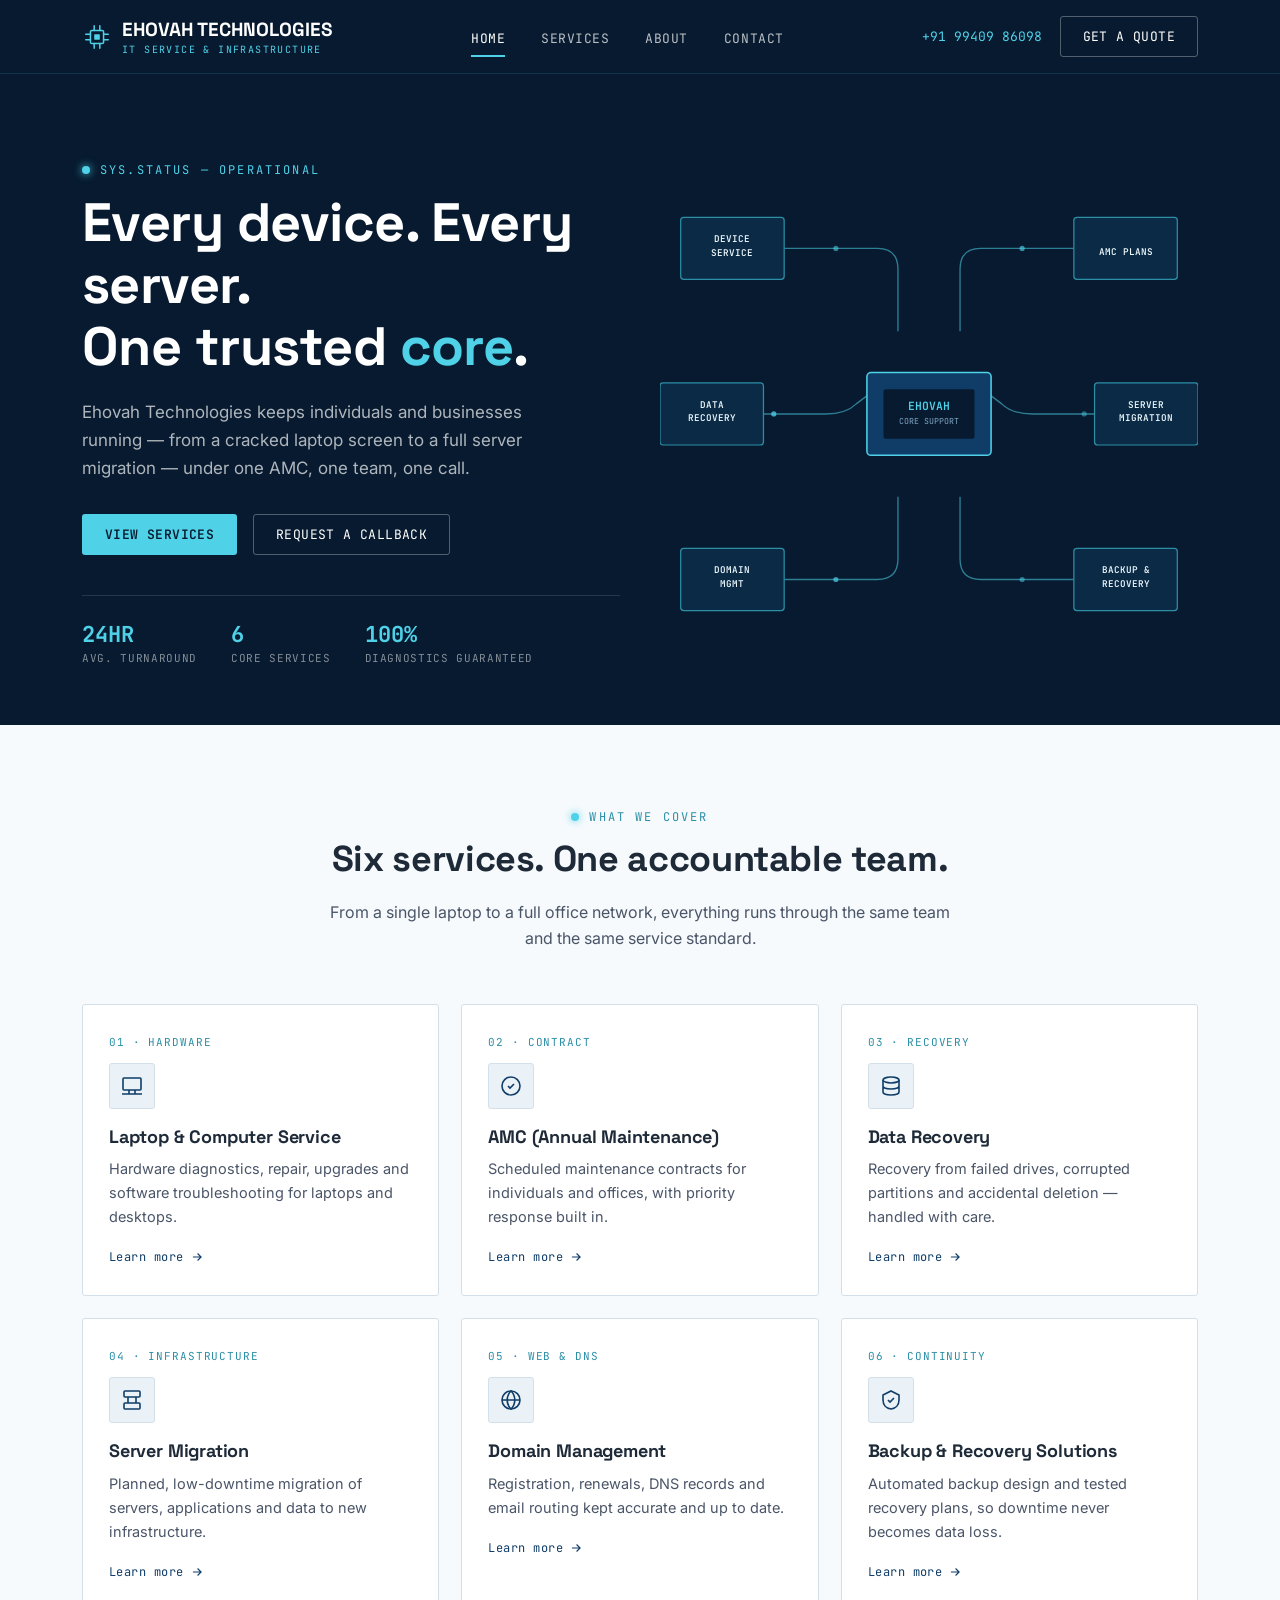
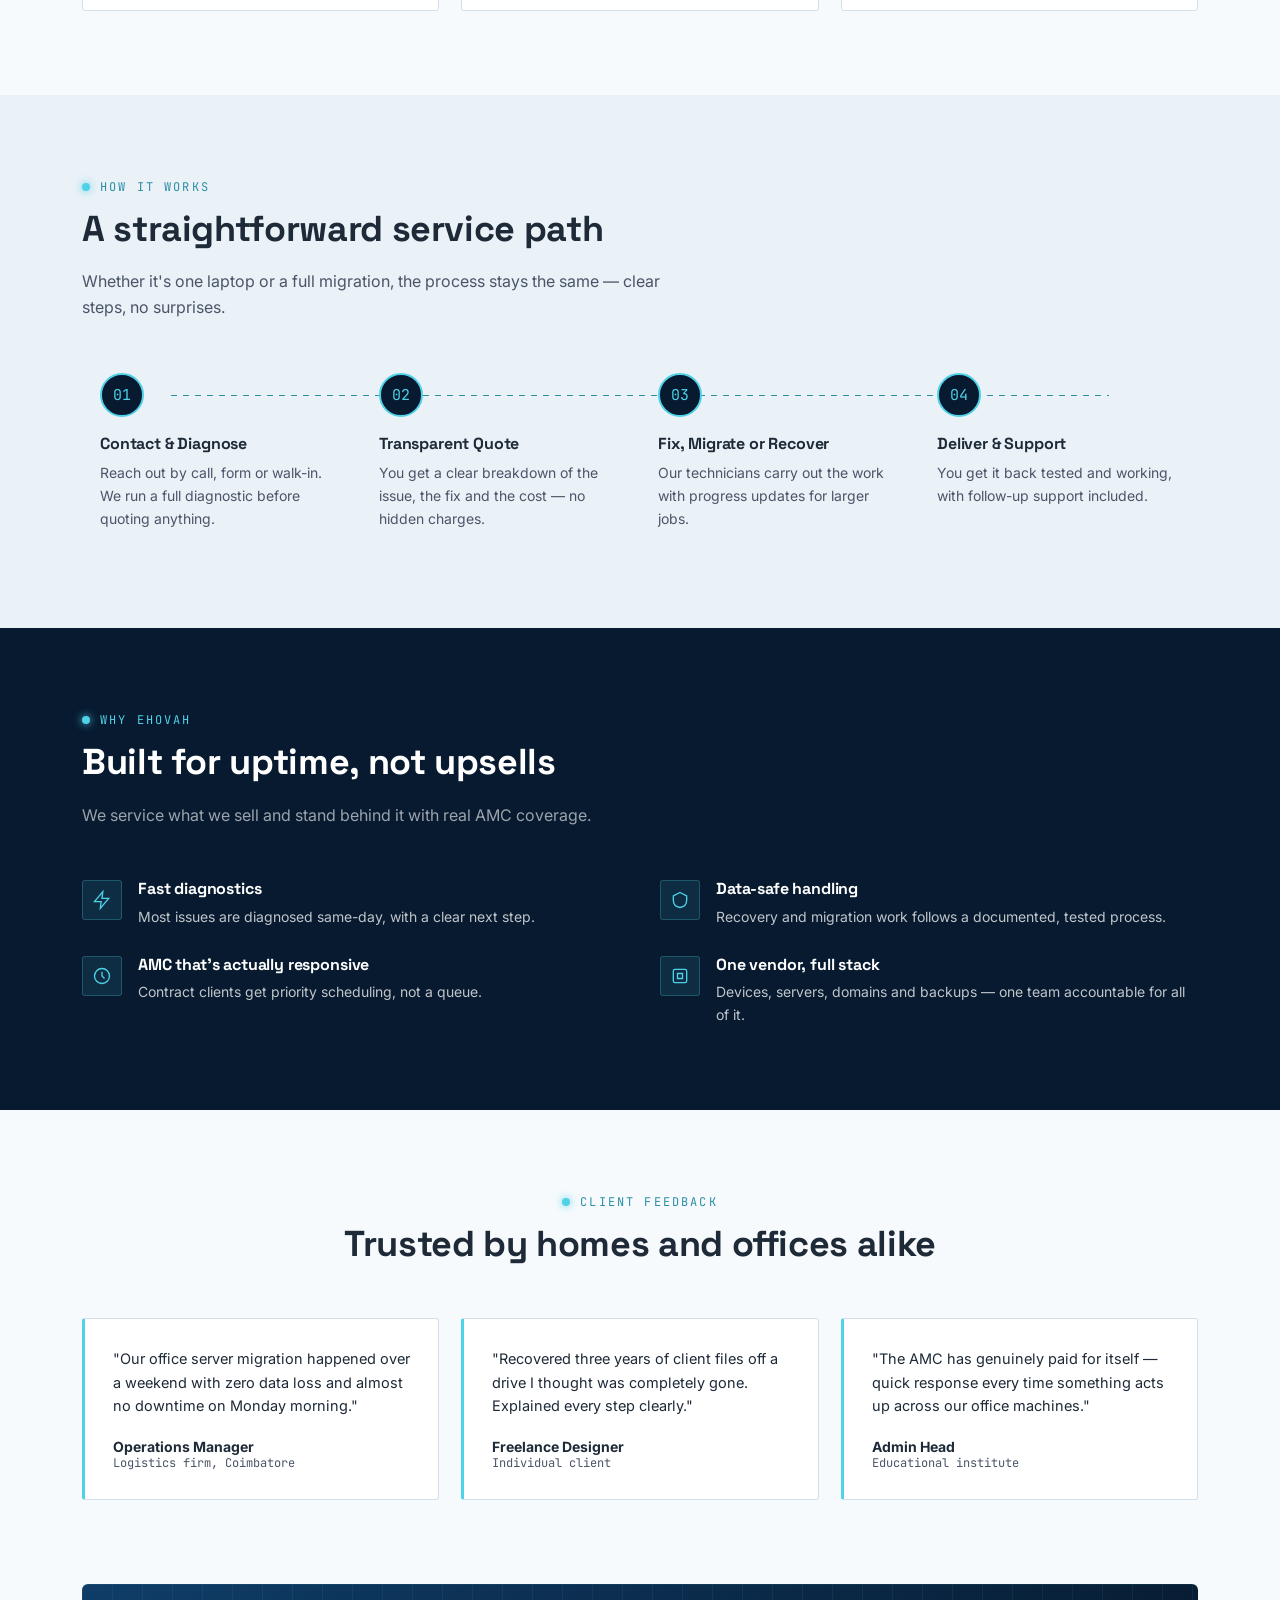
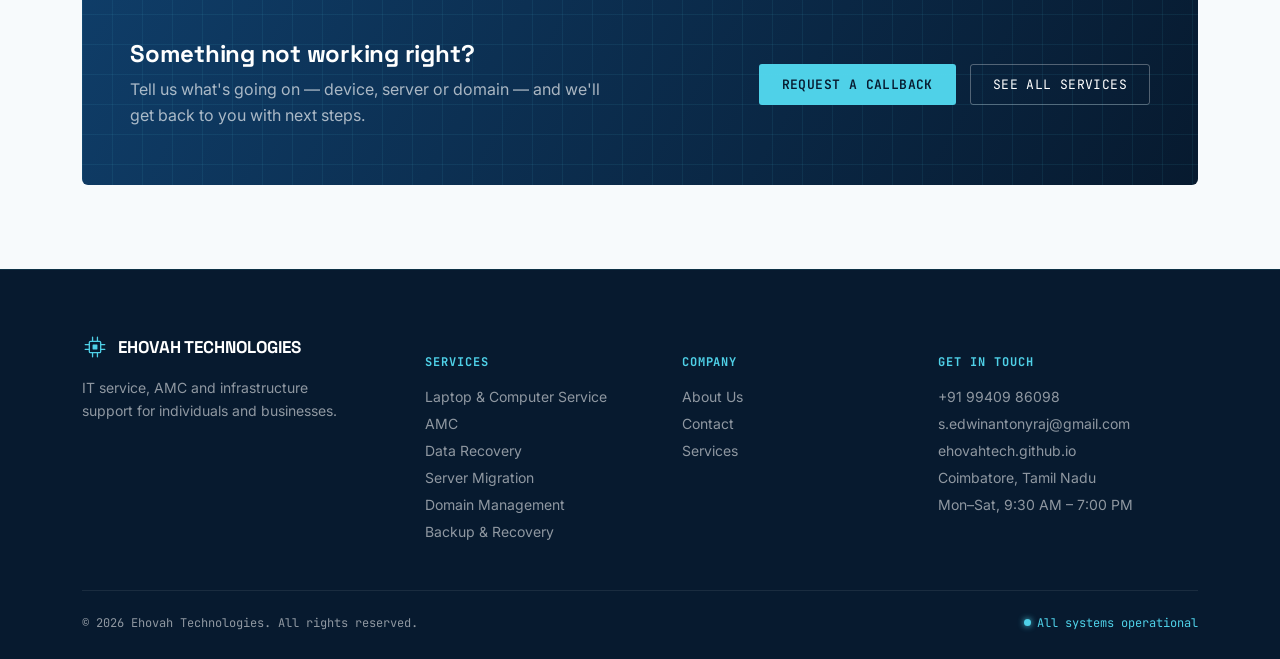
<file: index.html>
<!DOCTYPE html>
<html lang="en">
<head>
<meta charset="UTF-8">
<meta name="viewport" content="width=device-width, initial-scale=1.0">
<title>Ehovah Technologies — IT Service, AMC &amp; Data Recovery</title>
<meta name="description" content="Ehovah Technologies provides laptop &amp; computer service, AMC, data recovery, server migration, domain management and backup solutions.">
<link rel="preconnect" href="https://fonts.googleapis.com">
<link href="https://fonts.googleapis.com/css2?family=Space+Grotesk:wght@500;600;700&family=Inter:wght@400;500;600&family=JetBrains+Mono:wght@400;500;600&display=swap" rel="stylesheet">
<link rel="stylesheet" href="styles.css">
</head>
<body>

<!-- ============================= HEADER ============================= -->
<header class="site-header">
  <div class="nav-wrap">
    <a href="index.html" class="logo">
      <svg class="chip" viewBox="0 0 32 32" fill="none">
        <rect x="9" y="9" width="14" height="14" rx="1.5" stroke="#4FD1E8" stroke-width="1.6"/>
        <rect x="13" y="13" width="6" height="6" rx="0.5" fill="#4FD1E8"/>
        <path d="M9 13H4M9 19H4M28 13H23M28 19H23M13 9V4M19 9V4M13 28V23M19 28V23" stroke="#4FD1E8" stroke-width="1.6" stroke-linecap="round"/>
      </svg>
      <span>EHOVAH TECHNOLOGIES<span class="brand-sub">IT SERVICE &amp; INFRASTRUCTURE</span></span>
    </a>
    <nav>
      <ul class="nav-links">
        <li><a href="index.html" class="active">Home</a></li>
        <li><a href="services.html">Services</a></li>
        <li><a href="about.html">About</a></li>
        <li><a href="contact.html">Contact</a></li>
      </ul>
    </nav>
    <div class="nav-cta">
      <span class="phone-readout">+91 99409 86098</span>
      <a href="contact.html" class="btn btn-outline">Get a Quote</a>
      <button class="nav-toggle" aria-label="Toggle menu"><span></span><span></span><span></span></button>
    </div>
  </div>
</header>

<!-- ============================= HERO ============================= -->
<section class="hero grid-texture-dark">
  <div class="container hero-grid">
    <div>
      <div class="eyebrow on-dark">SYS.STATUS — OPERATIONAL</div>
      <h1>Every device. Every server.<br>One trusted <span class="hl">core</span>.</h1>
      <p class="lead">Ehovah Technologies keeps individuals and businesses running — from a cracked laptop screen to a full server migration — under one AMC, one team, one call.</p>
      <div class="hero-actions">
        <a href="services.html" class="btn btn-primary">View Services</a>
        <a href="contact.html" class="btn btn-outline">Request a Callback</a>
      </div>
      <div class="hero-stats">
        <div><div class="stat-num">24HR</div><div class="stat-label">Avg. turnaround</div></div>
        <div><div class="stat-num">6</div><div class="stat-label">Core services</div></div>
        <div><div class="stat-num">100%</div><div class="stat-label">Diagnostics guaranteed</div></div>
      </div>
    </div>

    <!-- SIGNATURE ELEMENT: circuit-schematic connecting all six services to one core -->
    <div class="hero-diagram">
      <svg viewBox="0 0 520 460" xmlns="http://www.w3.org/2000/svg" role="img" aria-label="Diagram showing six IT services connected to the Ehovah Technologies core">
        <!-- traces -->
        <g stroke="#4FD1E8" stroke-width="1.3" fill="none" opacity="0.55">
          <path d="M120 70 H210 Q230 70 230 90 V150"/>
          <path d="M400 70 H310 Q290 70 290 90 V150"/>
          <path d="M60 230 H160 Q180 230 190 220 L230 190"/>
          <path d="M460 230 H360 Q340 230 330 220 L290 190"/>
          <path d="M120 390 H210 Q230 390 230 370 V310"/>
          <path d="M400 390 H310 Q290 390 290 370 V310"/>
        </g>
        <!-- pulse dots on traces -->
        <g fill="#4FD1E8">
          <circle cx="170" cy="70" r="2.5"><animate attributeName="opacity" values="0.2;1;0.2" dur="2.6s" repeatCount="indefinite"/></circle>
          <circle cx="350" cy="70" r="2.5"><animate attributeName="opacity" values="1;0.2;1" dur="2.6s" repeatCount="indefinite"/></circle>
          <circle cx="110" cy="230" r="2.5"><animate attributeName="opacity" values="0.2;1;0.2" dur="3.1s" repeatCount="indefinite"/></circle>
          <circle cx="410" cy="230" r="2.5"><animate attributeName="opacity" values="1;0.2;1" dur="3.1s" repeatCount="indefinite"/></circle>
          <circle cx="170" cy="390" r="2.5"><animate attributeName="opacity" values="0.2;1;0.2" dur="2.9s" repeatCount="indefinite"/></circle>
          <circle cx="350" cy="390" r="2.5"><animate attributeName="opacity" values="1;0.2;1" dur="2.9s" repeatCount="indefinite"/></circle>
        </g>

        <!-- central chip -->
        <g>
          <rect x="200" y="190" width="120" height="80" rx="4" fill="#0F3D68" stroke="#4FD1E8" stroke-width="1.5"/>
          <rect x="216" y="206" width="88" height="48" rx="2" fill="#071A2F"/>
          <text x="260" y="226" text-anchor="middle" fill="#4FD1E8" font-family="JetBrains Mono, monospace" font-size="11" font-weight="600">EHOVAH</text>
          <text x="260" y="240" text-anchor="middle" fill="#7FA6C4" font-family="JetBrains Mono, monospace" font-size="8">CORE SUPPORT</text>
        </g>

        <!-- service nodes -->
        <!-- 1 Laptop/Computer Service -->
        <g>
          <rect x="20" y="40" width="100" height="60" rx="3" fill="#0B2A46" stroke="#2C8FA6" stroke-width="1.2"/>
          <text x="70" y="64" text-anchor="middle" fill="#EAF6FA" font-family="JetBrains Mono, monospace" font-size="9" font-weight="600">DEVICE</text>
          <text x="70" y="77" text-anchor="middle" fill="#EAF6FA" font-family="JetBrains Mono, monospace" font-size="9" font-weight="600">SERVICE</text>
        </g>
        <!-- 2 AMC -->
        <g>
          <rect x="400" y="40" width="100" height="60" rx="3" fill="#0B2A46" stroke="#2C8FA6" stroke-width="1.2"/>
          <text x="450" y="76" text-anchor="middle" fill="#EAF6FA" font-family="JetBrains Mono, monospace" font-size="9" font-weight="600">AMC PLANS</text>
        </g>
        <!-- 3 Data Recovery -->
        <g>
          <rect x="0" y="200" width="100" height="60" rx="3" fill="#0B2A46" stroke="#2C8FA6" stroke-width="1.2"/>
          <text x="50" y="224" text-anchor="middle" fill="#EAF6FA" font-family="JetBrains Mono, monospace" font-size="9" font-weight="600">DATA</text>
          <text x="50" y="237" text-anchor="middle" fill="#EAF6FA" font-family="JetBrains Mono, monospace" font-size="9" font-weight="600">RECOVERY</text>
        </g>
        <!-- 4 Server Migration -->
        <g>
          <rect x="420" y="200" width="100" height="60" rx="3" fill="#0B2A46" stroke="#2C8FA6" stroke-width="1.2"/>
          <text x="470" y="224" text-anchor="middle" fill="#EAF6FA" font-family="JetBrains Mono, monospace" font-size="9" font-weight="600">SERVER</text>
          <text x="470" y="237" text-anchor="middle" fill="#EAF6FA" font-family="JetBrains Mono, monospace" font-size="9" font-weight="600">MIGRATION</text>
        </g>
        <!-- 5 Domain Management -->
        <g>
          <rect x="20" y="360" width="100" height="60" rx="3" fill="#0B2A46" stroke="#2C8FA6" stroke-width="1.2"/>
          <text x="70" y="384" text-anchor="middle" fill="#EAF6FA" font-family="JetBrains Mono, monospace" font-size="9" font-weight="600">DOMAIN</text>
          <text x="70" y="397" text-anchor="middle" fill="#EAF6FA" font-family="JetBrains Mono, monospace" font-size="9" font-weight="600">MGMT</text>
        </g>
        <!-- 6 Backup -->
        <g>
          <rect x="400" y="360" width="100" height="60" rx="3" fill="#0B2A46" stroke="#2C8FA6" stroke-width="1.2"/>
          <text x="450" y="384" text-anchor="middle" fill="#EAF6FA" font-family="JetBrains Mono, monospace" font-size="9" font-weight="600">BACKUP &amp;</text>
          <text x="450" y="397" text-anchor="middle" fill="#EAF6FA" font-family="JetBrains Mono, monospace" font-size="9" font-weight="600">RECOVERY</text>
        </g>
      </svg>
    </div>
  </div>
</section>

<!-- ============================= SERVICES OVERVIEW ============================= -->
<section class="section" id="services">
  <div class="container">
    <div class="section-head center">
      <div class="eyebrow" style="justify-content:center">WHAT WE COVER</div>
      <h2>Six services. One accountable team.</h2>
      <p>From a single laptop to a full office network, everything runs through the same team and the same service standard.</p>
    </div>
    <div class="services-grid">

      <div class="service-card">
        <span class="tag">01 · HARDWARE</span>
        <div class="icon-box"><svg viewBox="0 0 24 24" fill="none" stroke="#0F3D68" stroke-width="1.6"><rect x="3" y="4" width="18" height="12" rx="1"/><path d="M2 20h20M9 16v4M15 16v4"/></svg></div>
        <h3>Laptop &amp; Computer Service</h3>
        <p>Hardware diagnostics, repair, upgrades and software troubleshooting for laptops and desktops.</p>
        <a href="services.html#device-service" class="card-link">Learn more <svg viewBox="0 0 24 24" fill="none" stroke="currentColor" stroke-width="2"><path d="M5 12h14M13 6l6 6-6 6"/></svg></a>
      </div>

      <div class="service-card">
        <span class="tag">02 · CONTRACT</span>
        <div class="icon-box"><svg viewBox="0 0 24 24" fill="none" stroke="#0F3D68" stroke-width="1.6"><path d="M9 12l2 2 4-4"/><circle cx="12" cy="12" r="9"/></svg></div>
        <h3>AMC (Annual Maintenance)</h3>
        <p>Scheduled maintenance contracts for individuals and offices, with priority response built in.</p>
        <a href="services.html#amc" class="card-link">Learn more <svg viewBox="0 0 24 24" fill="none" stroke="currentColor" stroke-width="2"><path d="M5 12h14M13 6l6 6-6 6"/></svg></a>
      </div>

      <div class="service-card">
        <span class="tag">03 · RECOVERY</span>
        <div class="icon-box"><svg viewBox="0 0 24 24" fill="none" stroke="#0F3D68" stroke-width="1.6"><ellipse cx="12" cy="6" rx="8" ry="3"/><path d="M4 6v12c0 1.7 3.6 3 8 3s8-1.3 8-3V6M4 12c0 1.7 3.6 3 8 3s8-1.3 8-3"/></svg></div>
        <h3>Data Recovery</h3>
        <p>Recovery from failed drives, corrupted partitions and accidental deletion — handled with care.</p>
        <a href="services.html#data-recovery" class="card-link">Learn more <svg viewBox="0 0 24 24" fill="none" stroke="currentColor" stroke-width="2"><path d="M5 12h14M13 6l6 6-6 6"/></svg></a>
      </div>

      <div class="service-card">
        <span class="tag">04 · INFRASTRUCTURE</span>
        <div class="icon-box"><svg viewBox="0 0 24 24" fill="none" stroke="#0F3D68" stroke-width="1.6"><rect x="4" y="3" width="16" height="6" rx="1"/><rect x="4" y="15" width="16" height="6" rx="1"/><path d="M8 9v6M16 9v6"/></svg></div>
        <h3>Server Migration</h3>
        <p>Planned, low-downtime migration of servers, applications and data to new infrastructure.</p>
        <a href="services.html#server-migration" class="card-link">Learn more <svg viewBox="0 0 24 24" fill="none" stroke="currentColor" stroke-width="2"><path d="M5 12h14M13 6l6 6-6 6"/></svg></a>
      </div>

      <div class="service-card">
        <span class="tag">05 · WEB &amp; DNS</span>
        <div class="icon-box"><svg viewBox="0 0 24 24" fill="none" stroke="#0F3D68" stroke-width="1.6"><circle cx="12" cy="12" r="9"/><path d="M3 12h18M12 3c2.5 2.5 3.8 5.7 3.8 9s-1.3 6.5-3.8 9c-2.5-2.5-3.8-5.7-3.8-9s1.3-6.5 3.8-9z"/></svg></div>
        <h3>Domain Management</h3>
        <p>Registration, renewals, DNS records and email routing kept accurate and up to date.</p>
        <a href="services.html#domain-management" class="card-link">Learn more <svg viewBox="0 0 24 24" fill="none" stroke="currentColor" stroke-width="2"><path d="M5 12h14M13 6l6 6-6 6"/></svg></a>
      </div>

      <div class="service-card">
        <span class="tag">06 · CONTINUITY</span>
        <div class="icon-box"><svg viewBox="0 0 24 24" fill="none" stroke="#0F3D68" stroke-width="1.6"><path d="M12 3l8 4v5c0 5-3.4 8.4-8 9-4.6-.6-8-4-8-9V7l8-4z"/><path d="M9 12l2 2 4-4"/></svg></div>
        <h3>Backup &amp; Recovery Solutions</h3>
        <p>Automated backup design and tested recovery plans, so downtime never becomes data loss.</p>
        <a href="services.html#backup-recovery" class="card-link">Learn more <svg viewBox="0 0 24 24" fill="none" stroke="currentColor" stroke-width="2"><path d="M5 12h14M13 6l6 6-6 6"/></svg></a>
      </div>

    </div>
  </div>
</section>

<!-- ============================= PROCESS ============================= -->
<section class="section section-alt">
  <div class="container">
    <div class="section-head">
      <div class="eyebrow">HOW IT WORKS</div>
      <h2>A straightforward service path</h2>
      <p>Whether it's one laptop or a full migration, the process stays the same — clear steps, no surprises.</p>
    </div>
    <div class="process-row">
      <div class="process-step">
        <div class="process-num">01</div>
        <h4>Contact &amp; Diagnose</h4>
        <p>Reach out by call, form or walk-in. We run a full diagnostic before quoting anything.</p>
      </div>
      <div class="process-step">
        <div class="process-num">02</div>
        <h4>Transparent Quote</h4>
        <p>You get a clear breakdown of the issue, the fix and the cost — no hidden charges.</p>
      </div>
      <div class="process-step">
        <div class="process-num">03</div>
        <h4>Fix, Migrate or Recover</h4>
        <p>Our technicians carry out the work with progress updates for larger jobs.</p>
      </div>
      <div class="process-step">
        <div class="process-num">04</div>
        <h4>Deliver &amp; Support</h4>
        <p>You get it back tested and working, with follow-up support included.</p>
      </div>
    </div>
  </div>
</section>

<!-- ============================= WHY CHOOSE US ============================= -->
<section class="section section-dark grid-texture-dark">
  <div class="container">
    <div class="section-head">
      <div class="eyebrow on-dark">WHY EHOVAH</div>
      <h2>Built for uptime, not upsells</h2>
      <p>We service what we sell and stand behind it with real AMC coverage.</p>
    </div>
    <div class="feature-grid">
      <div class="feature-item">
        <div class="feature-icon"><svg viewBox="0 0 24 24" fill="none" stroke-width="1.6"><path d="M13 2L3 14h8l-1 8 10-12h-8l1-8z"/></svg></div>
        <div><h4>Fast diagnostics</h4><p>Most issues are diagnosed same-day, with a clear next step.</p></div>
      </div>
      <div class="feature-item">
        <div class="feature-icon"><svg viewBox="0 0 24 24" fill="none" stroke-width="1.6"><path d="M12 3l8 4v5c0 5-3.4 8.4-8 9-4.6-.6-8-4-8-9V7l8-4z"/></svg></div>
        <div><h4>Data-safe handling</h4><p>Recovery and migration work follows a documented, tested process.</p></div>
      </div>
      <div class="feature-item">
        <div class="feature-icon"><svg viewBox="0 0 24 24" fill="none" stroke-width="1.6"><circle cx="12" cy="12" r="9"/><path d="M12 7v5l3 3"/></svg></div>
        <div><h4>AMC that's actually responsive</h4><p>Contract clients get priority scheduling, not a queue.</p></div>
      </div>
      <div class="feature-item">
        <div class="feature-icon"><svg viewBox="0 0 24 24" fill="none" stroke-width="1.6"><rect x="4" y="4" width="16" height="16" rx="2"/><path d="M9 9h6v6H9z"/></svg></div>
        <div><h4>One vendor, full stack</h4><p>Devices, servers, domains and backups — one team accountable for all of it.</p></div>
      </div>
    </div>
  </div>
</section>

<!-- ============================= TESTIMONIALS ============================= -->
<section class="section">
  <div class="container">
    <div class="section-head center">
      <div class="eyebrow" style="justify-content:center">CLIENT FEEDBACK</div>
      <h2>Trusted by homes and offices alike</h2>
    </div>
    <div class="testimonial-grid">
      <div class="testimonial-card">
        <p class="quote">"Our office server migration happened over a weekend with zero data loss and almost no downtime on Monday morning."</p>
        <div class="who"><strong>Operations Manager</strong>Logistics firm, Coimbatore</div>
      </div>
      <div class="testimonial-card">
        <p class="quote">"Recovered three years of client files off a drive I thought was completely gone. Explained every step clearly."</p>
        <div class="who"><strong>Freelance Designer</strong>Individual client</div>
      </div>
      <div class="testimonial-card">
        <p class="quote">"The AMC has genuinely paid for itself — quick response every time something acts up across our office machines."</p>
        <div class="who"><strong>Admin Head</strong>Educational institute</div>
      </div>
    </div>
  </div>
</section>

<!-- ============================= CTA BANNER ============================= -->
<section class="section" style="padding-top:0;">
  <div class="container">
    <div class="cta-banner">
      <div class="cta-text">
        <h2>Something not working right?</h2>
        <p>Tell us what's going on — device, server or domain — and we'll get back to you with next steps.</p>
      </div>
      <div class="cta-actions">
        <a href="contact.html" class="btn btn-primary">Request a Callback</a>
        <a href="services.html" class="btn btn-outline">See All Services</a>
      </div>
    </div>
  </div>
</section>

<!-- ============================= FOOTER ============================= -->
<footer class="site-footer">
  <div class="container">
    <div class="footer-grid">
      <div class="footer-about">
        <div class="footer-logo">
          <svg class="chip" viewBox="0 0 32 32" fill="none">
            <rect x="9" y="9" width="14" height="14" rx="1.5" stroke="#4FD1E8" stroke-width="1.6"/>
            <rect x="13" y="13" width="6" height="6" rx="0.5" fill="#4FD1E8"/>
            <path d="M9 13H4M9 19H4M28 13H23M28 19H23M13 9V4M19 9V4M13 28V23M19 28V23" stroke="#4FD1E8" stroke-width="1.6" stroke-linecap="round"/>
          </svg>
          <span>EHOVAH TECHNOLOGIES</span>
        </div>
        <p>IT service, AMC and infrastructure support for individuals and businesses.</p>
      </div>
      <div>
        <h5>Services</h5>
        <ul>
          <li><a href="services.html#device-service">Laptop &amp; Computer Service</a></li>
          <li><a href="services.html#amc">AMC</a></li>
          <li><a href="services.html#data-recovery">Data Recovery</a></li>
          <li><a href="services.html#server-migration">Server Migration</a></li>
          <li><a href="services.html#domain-management">Domain Management</a></li>
          <li><a href="services.html#backup-recovery">Backup &amp; Recovery</a></li>
        </ul>
      </div>
      <div>
        <h5>Company</h5>
        <ul>
          <li><a href="about.html">About Us</a></li>
          <li><a href="contact.html">Contact</a></li>
          <li><a href="services.html">Services</a></li>
        </ul>
      </div>
      <div>
        <h5>Get in touch</h5>
        <ul>
          <li>+91 99409 86098</li>
          <li>s.edwinantonyraj@gmail.com</li>
          <li><a href="https://ehovahtech.github.io/" target="_blank" rel="noopener">ehovahtech.github.io</a></li>
          <li>Coimbatore, Tamil Nadu</li>
          <li>Mon–Sat, 9:30 AM – 7:00 PM</li>
        </ul>
      </div>
    </div>
    <div class="footer-bottom">
      <span>© 2026 Ehovah Technologies. All rights reserved.</span>
      <span class="status-dot">All systems operational</span>
    </div>
  </div>
</footer>

<script src="script.js"></script>
</body>
</html>
</file>
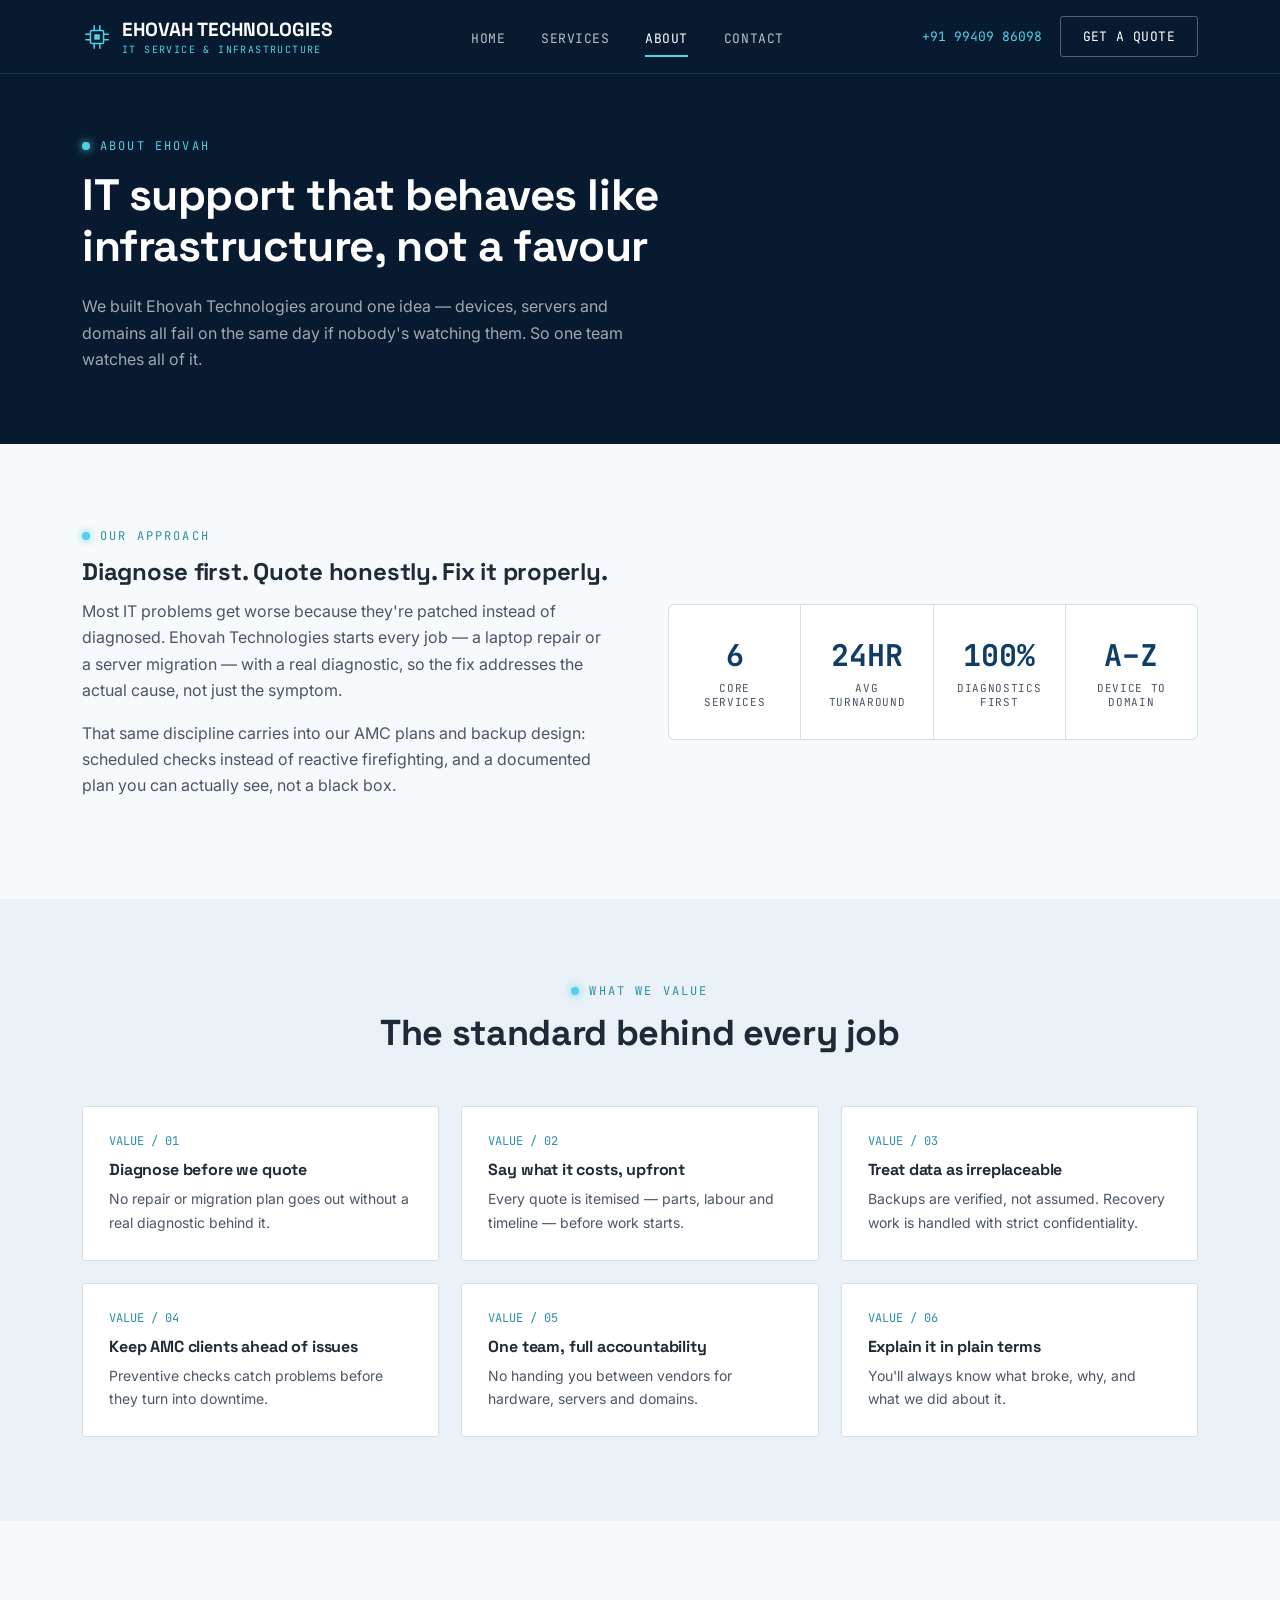
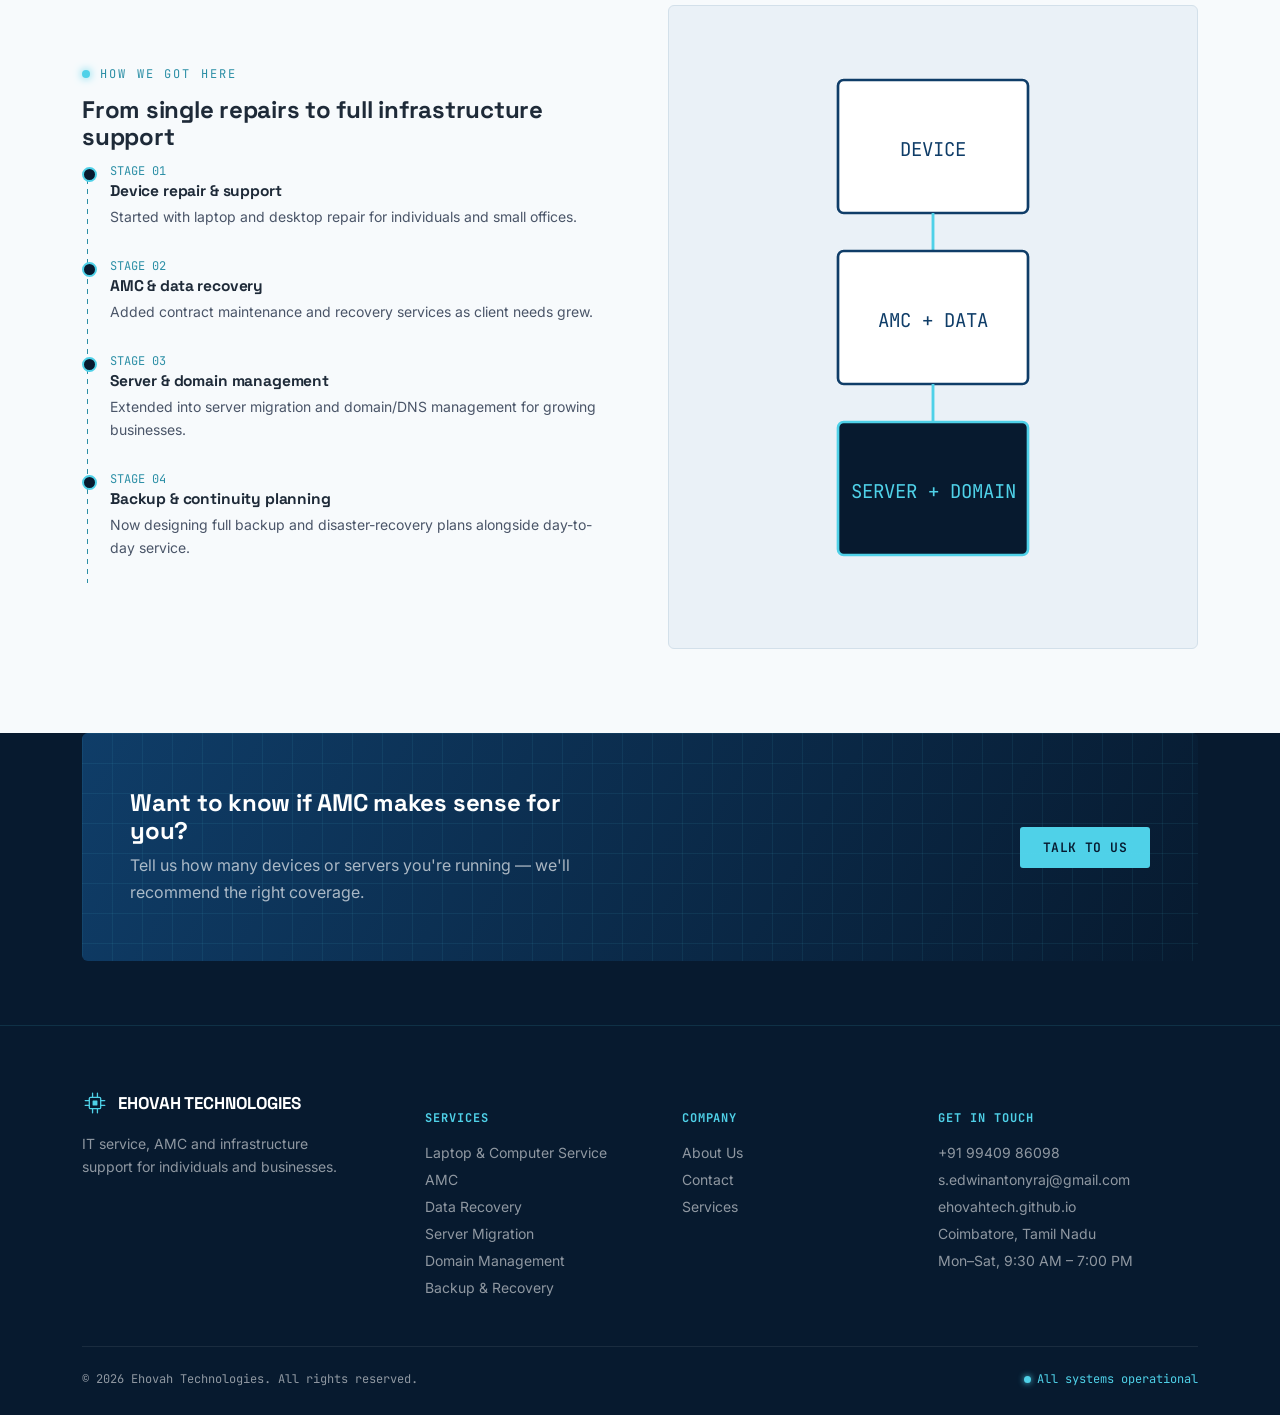
<file: about.html>
<!DOCTYPE html>
<html lang="en">
<head>
<meta charset="UTF-8">
<meta name="viewport" content="width=device-width, initial-scale=1.0">
<title>About — Ehovah Technologies</title>
<meta name="description" content="Learn about Ehovah Technologies — our approach to IT service, AMC and infrastructure support.">
<link rel="preconnect" href="https://fonts.googleapis.com">
<link href="https://fonts.googleapis.com/css2?family=Space+Grotesk:wght@500;600;700&family=Inter:wght@400;500;600&family=JetBrains+Mono:wght@400;500;600&display=swap" rel="stylesheet">
<link rel="stylesheet" href="styles.css">
</head>
<body>

<header class="site-header">
  <div class="nav-wrap">
    <a href="index.html" class="logo">
      <svg class="chip" viewBox="0 0 32 32" fill="none">
        <rect x="9" y="9" width="14" height="14" rx="1.5" stroke="#4FD1E8" stroke-width="1.6"/>
        <rect x="13" y="13" width="6" height="6" rx="0.5" fill="#4FD1E8"/>
        <path d="M9 13H4M9 19H4M28 13H23M28 19H23M13 9V4M19 9V4M13 28V23M19 28V23" stroke="#4FD1E8" stroke-width="1.6" stroke-linecap="round"/>
      </svg>
      <span>EHOVAH TECHNOLOGIES<span class="brand-sub">IT SERVICE &amp; INFRASTRUCTURE</span></span>
    </a>
    <nav>
      <ul class="nav-links">
        <li><a href="index.html">Home</a></li>
        <li><a href="services.html">Services</a></li>
        <li><a href="about.html" class="active">About</a></li>
        <li><a href="contact.html">Contact</a></li>
      </ul>
    </nav>
    <div class="nav-cta">
      <span class="phone-readout">+91 99409 86098</span>
      <a href="contact.html" class="btn btn-outline">Get a Quote</a>
      <button class="nav-toggle" aria-label="Toggle menu"><span></span><span></span><span></span></button>
    </div>
  </div>
</header>

<section class="page-header grid-texture-dark">
  <div class="container">
    <div class="eyebrow on-dark">ABOUT EHOVAH</div>
    <h1>IT support that behaves like infrastructure, not a favour</h1>
    <p>We built Ehovah Technologies around one idea — devices, servers and domains all fail on the same day if nobody's watching them. So one team watches all of it.</p>
  </div>
</section>

<section class="section">
  <div class="container">
    <div class="about-split">
      <div>
        <div class="eyebrow">OUR APPROACH</div>
        <h2>Diagnose first. Quote honestly. Fix it properly.</h2>
        <p>Most IT problems get worse because they're patched instead of diagnosed. Ehovah Technologies starts every job — a laptop repair or a server migration — with a real diagnostic, so the fix addresses the actual cause, not just the symptom.</p>
        <p>That same discipline carries into our AMC plans and backup design: scheduled checks instead of reactive firefighting, and a documented plan you can actually see, not a black box.</p>
      </div>
      <div class="stat-block-grid">
        <div class="stat-block"><div class="num">6</div><div class="label">Core Services</div></div>
        <div class="stat-block"><div class="num">24HR</div><div class="label">Avg Turnaround</div></div>
        <div class="stat-block"><div class="num">100%</div><div class="label">Diagnostics First</div></div>
        <div class="stat-block"><div class="num">A–Z</div><div class="label">Device to Domain</div></div>
      </div>
    </div>
  </div>
</section>

<section class="section section-alt">
  <div class="container">
    <div class="section-head center">
      <div class="eyebrow" style="justify-content:center">WHAT WE VALUE</div>
      <h2>The standard behind every job</h2>
    </div>
    <div class="values-grid">
      <div class="value-card">
        <span class="num-tag">VALUE / 01</span>
        <h4>Diagnose before we quote</h4>
        <p>No repair or migration plan goes out without a real diagnostic behind it.</p>
      </div>
      <div class="value-card">
        <span class="num-tag">VALUE / 02</span>
        <h4>Say what it costs, upfront</h4>
        <p>Every quote is itemised — parts, labour and timeline — before work starts.</p>
      </div>
      <div class="value-card">
        <span class="num-tag">VALUE / 03</span>
        <h4>Treat data as irreplaceable</h4>
        <p>Backups are verified, not assumed. Recovery work is handled with strict confidentiality.</p>
      </div>
      <div class="value-card">
        <span class="num-tag">VALUE / 04</span>
        <h4>Keep AMC clients ahead of issues</h4>
        <p>Preventive checks catch problems before they turn into downtime.</p>
      </div>
      <div class="value-card">
        <span class="num-tag">VALUE / 05</span>
        <h4>One team, full accountability</h4>
        <p>No handing you between vendors for hardware, servers and domains.</p>
      </div>
      <div class="value-card">
        <span class="num-tag">VALUE / 06</span>
        <h4>Explain it in plain terms</h4>
        <p>You'll always know what broke, why, and what we did about it.</p>
      </div>
    </div>
  </div>
</section>

<section class="section">
  <div class="container">
    <div class="about-split">
      <div>
        <div class="eyebrow">HOW WE GOT HERE</div>
        <h2>From single repairs to full infrastructure support</h2>
        <div class="timeline">
          <div class="timeline-item">
            <span class="yr">STAGE 01</span>
            <h4>Device repair &amp; support</h4>
            <p>Started with laptop and desktop repair for individuals and small offices.</p>
          </div>
          <div class="timeline-item">
            <span class="yr">STAGE 02</span>
            <h4>AMC &amp; data recovery</h4>
            <p>Added contract maintenance and recovery services as client needs grew.</p>
          </div>
          <div class="timeline-item">
            <span class="yr">STAGE 03</span>
            <h4>Server &amp; domain management</h4>
            <p>Extended into server migration and domain/DNS management for growing businesses.</p>
          </div>
          <div class="timeline-item">
            <span class="yr">STAGE 04</span>
            <h4>Backup &amp; continuity planning</h4>
            <p>Now designing full backup and disaster-recovery plans alongside day-to-day service.</p>
          </div>
        </div>
      </div>
      <div class="service-visual" style="min-height:380px;">
        <svg viewBox="0 0 240 300" width="100%">
          <rect x="70" y="20" width="100" height="70" rx="3" fill="#fff" stroke="#0F3D68" stroke-width="1.4"/>
          <text x="120" y="60" text-anchor="middle" fill="#0F3D68" font-family="JetBrains Mono, monospace" font-size="10">DEVICE</text>
          <path d="M120 90v20" stroke="#4FD1E8" stroke-width="1.5"/>
          <rect x="70" y="110" width="100" height="70" rx="3" fill="#fff" stroke="#0F3D68" stroke-width="1.4"/>
          <text x="120" y="150" text-anchor="middle" fill="#0F3D68" font-family="JetBrains Mono, monospace" font-size="10">AMC + DATA</text>
          <path d="M120 180v20" stroke="#4FD1E8" stroke-width="1.5"/>
          <rect x="70" y="200" width="100" height="70" rx="3" fill="#071A2F" stroke="#4FD1E8" stroke-width="1.4"/>
          <text x="120" y="240" text-anchor="middle" fill="#4FD1E8" font-family="JetBrains Mono, monospace" font-size="10">SERVER + DOMAIN</text>
        </svg>
      </div>
    </div>
  </div>
</section>

<section class="section section-dark grid-texture-dark" style="padding-top:0; padding-bottom:64px;">
  <div class="container">
    <div class="cta-banner">
      <div class="cta-text">
        <h2>Want to know if AMC makes sense for you?</h2>
        <p>Tell us how many devices or servers you're running — we'll recommend the right coverage.</p>
      </div>
      <div class="cta-actions">
        <a href="contact.html" class="btn btn-primary">Talk to Us</a>
      </div>
    </div>
  </div>
</section>

<footer class="site-footer">
  <div class="container">
    <div class="footer-grid">
      <div class="footer-about">
        <div class="footer-logo">
          <svg class="chip" viewBox="0 0 32 32" fill="none">
            <rect x="9" y="9" width="14" height="14" rx="1.5" stroke="#4FD1E8" stroke-width="1.6"/>
            <rect x="13" y="13" width="6" height="6" rx="0.5" fill="#4FD1E8"/>
            <path d="M9 13H4M9 19H4M28 13H23M28 19H23M13 9V4M19 9V4M13 28V23M19 28V23" stroke="#4FD1E8" stroke-width="1.6" stroke-linecap="round"/>
          </svg>
          <span>EHOVAH TECHNOLOGIES</span>
        </div>
        <p>IT service, AMC and infrastructure support for individuals and businesses.</p>
      </div>
      <div>
        <h5>Services</h5>
        <ul>
          <li><a href="services.html#device-service">Laptop &amp; Computer Service</a></li>
          <li><a href="services.html#amc">AMC</a></li>
          <li><a href="services.html#data-recovery">Data Recovery</a></li>
          <li><a href="services.html#server-migration">Server Migration</a></li>
          <li><a href="services.html#domain-management">Domain Management</a></li>
          <li><a href="services.html#backup-recovery">Backup &amp; Recovery</a></li>
        </ul>
      </div>
      <div>
        <h5>Company</h5>
        <ul>
          <li><a href="about.html">About Us</a></li>
          <li><a href="contact.html">Contact</a></li>
          <li><a href="services.html">Services</a></li>
        </ul>
      </div>
      <div>
        <h5>Get in touch</h5>
        <ul>
          <li>+91 99409 86098</li>
          <li>s.edwinantonyraj@gmail.com</li>
          <li><a href="https://ehovahtech.github.io/" target="_blank" rel="noopener">ehovahtech.github.io</a></li>
          <li>Coimbatore, Tamil Nadu</li>
          <li>Mon–Sat, 9:30 AM – 7:00 PM</li>
        </ul>
      </div>
    </div>
    <div class="footer-bottom">
      <span>© 2026 Ehovah Technologies. All rights reserved.</span>
      <span class="status-dot">All systems operational</span>
    </div>
  </div>
</footer>

<script src="script.js"></script>
</body>
</html>
</file>
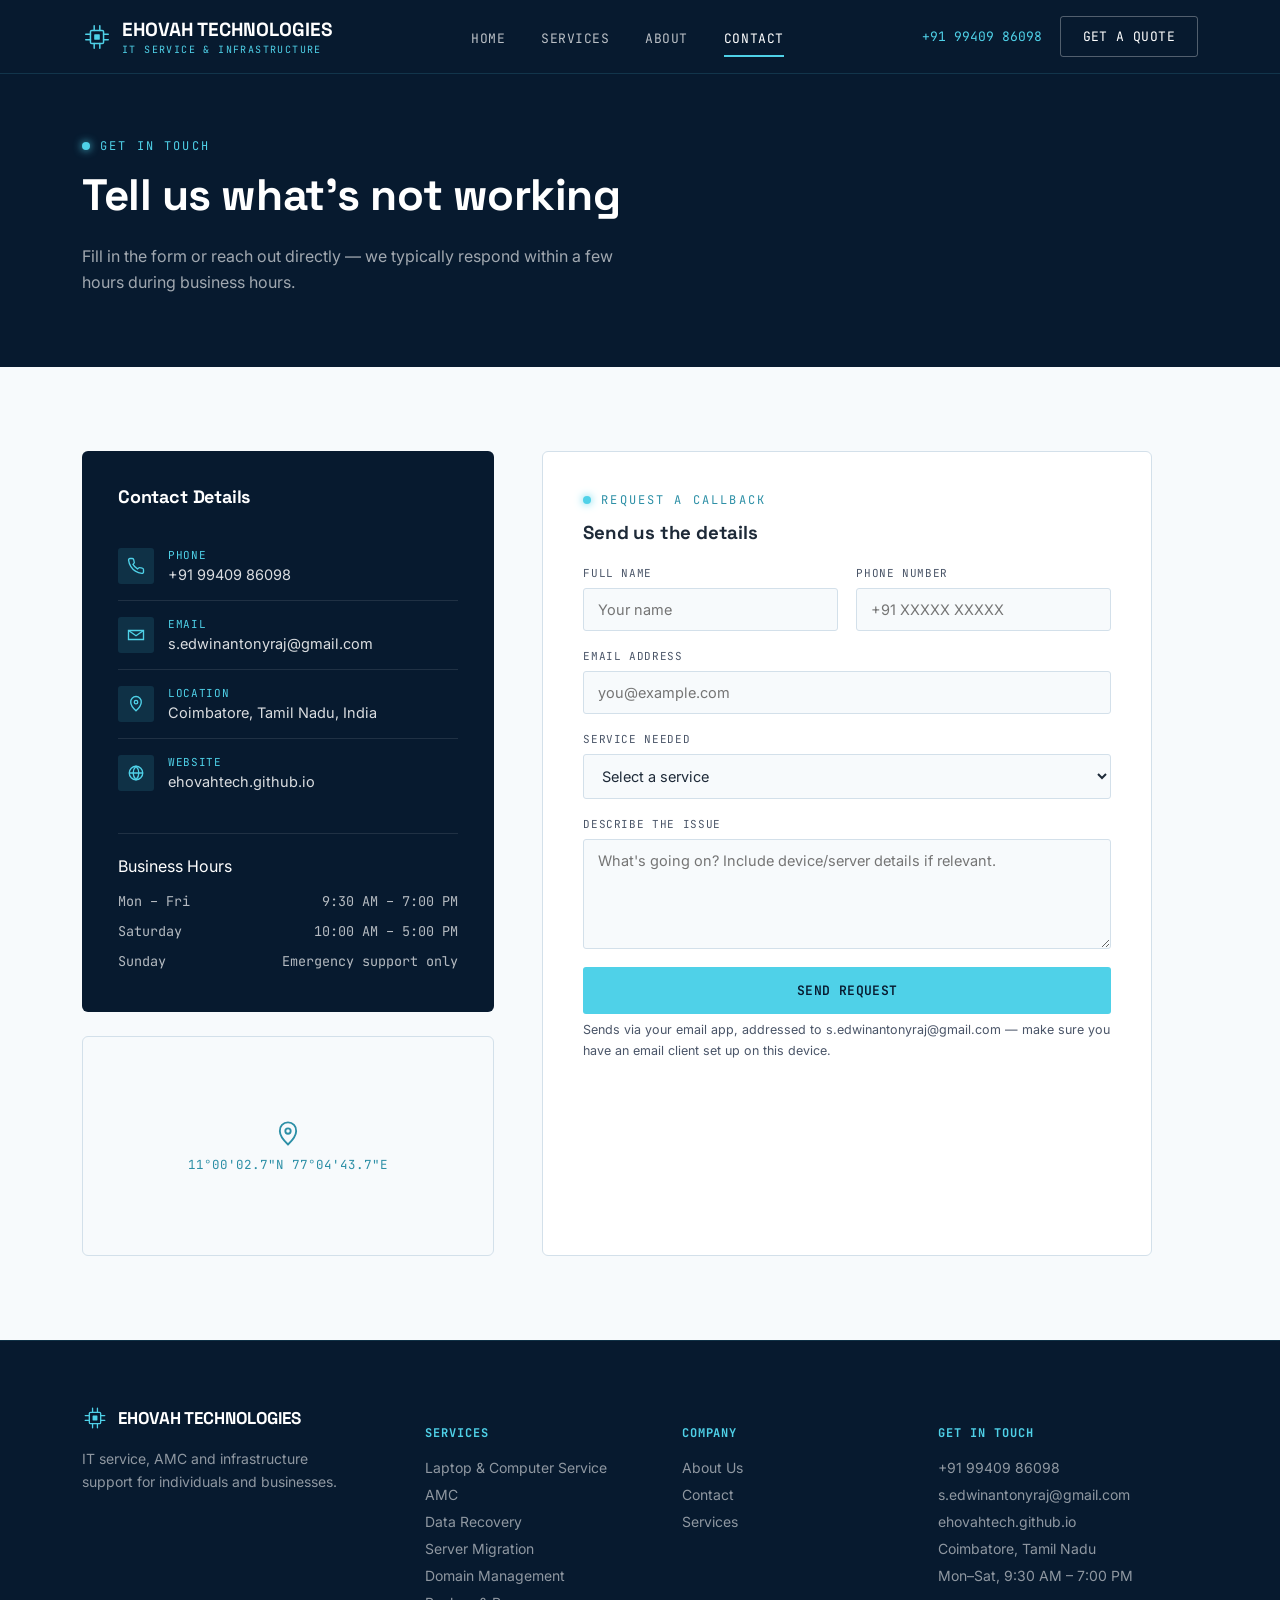
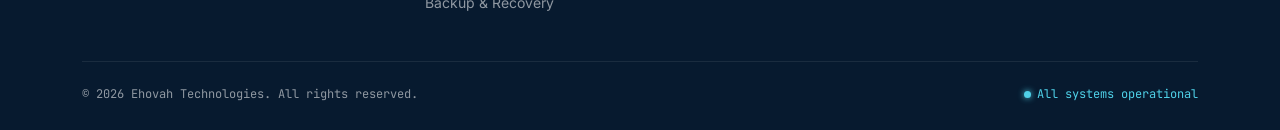
<file: contact.html>
<!DOCTYPE html>
<html lang="en">
<head>
<meta charset="UTF-8">
<meta name="viewport" content="width=device-width, initial-scale=1.0">
<title>Contact — Ehovah Technologies</title>
<meta name="description" content="Get in touch with Ehovah Technologies for laptop service, AMC, data recovery, server migration, domain management and backup solutions.">
<link rel="preconnect" href="https://fonts.googleapis.com">
<link href="https://fonts.googleapis.com/css2?family=Space+Grotesk:wght@500;600;700&family=Inter:wght@400;500;600&family=JetBrains+Mono:wght@400;500;600&display=swap" rel="stylesheet">
<link rel="stylesheet" href="styles.css">
</head>
<body>

<header class="site-header">
  <div class="nav-wrap">
    <a href="index.html" class="logo">
      <svg class="chip" viewBox="0 0 32 32" fill="none">
        <rect x="9" y="9" width="14" height="14" rx="1.5" stroke="#4FD1E8" stroke-width="1.6"/>
        <rect x="13" y="13" width="6" height="6" rx="0.5" fill="#4FD1E8"/>
        <path d="M9 13H4M9 19H4M28 13H23M28 19H23M13 9V4M19 9V4M13 28V23M19 28V23" stroke="#4FD1E8" stroke-width="1.6" stroke-linecap="round"/>
      </svg>
      <span>EHOVAH TECHNOLOGIES<span class="brand-sub">IT SERVICE &amp; INFRASTRUCTURE</span></span>
    </a>
    <nav>
      <ul class="nav-links">
        <li><a href="index.html">Home</a></li>
        <li><a href="services.html">Services</a></li>
        <li><a href="about.html">About</a></li>
        <li><a href="contact.html" class="active">Contact</a></li>
      </ul>
    </nav>
    <div class="nav-cta">
      <span class="phone-readout">+91 99409 86098</span>
      <a href="contact.html" class="btn btn-outline">Get a Quote</a>
      <button class="nav-toggle" aria-label="Toggle menu"><span></span><span></span><span></span></button>
    </div>
  </div>
</header>

<section class="page-header grid-texture-dark">
  <div class="container">
    <div class="eyebrow on-dark">GET IN TOUCH</div>
    <h1>Tell us what's not working</h1>
    <p>Fill in the form or reach out directly — we typically respond within a few hours during business hours.</p>
  </div>
</section>

<section class="section">
  <div class="container">
    <div class="contact-layout">

      <div>
        <div class="contact-card">
          <h3>Contact Details</h3>

          <div class="contact-row">
            <div class="ico"><svg viewBox="0 0 24 24" fill="none" stroke-width="1.8"><path d="M22 16.9v3a2 2 0 01-2.2 2 19.8 19.8 0 01-8.6-3.1 19.5 19.5 0 01-6-6A19.8 19.8 0 012.1 4.2 2 2 0 014 2h3a2 2 0 012 1.7c.1.9.3 1.8.6 2.7a2 2 0 01-.4 2.1L8 9.9a16 16 0 006 6l1.4-1.2a2 2 0 012.1-.4c.9.3 1.8.5 2.7.6A2 2 0 0122 16.9z"/></svg></div>
            <div><div class="label">Phone</div><div class="value">+91 99409 86098</div></div>
          </div>

          <div class="contact-row">
            <div class="ico"><svg viewBox="0 0 24 24" fill="none" stroke-width="1.8"><path d="M4 4h16v16H4z" opacity="0"/><path d="M22 6l-10 7L2 6"/><path d="M2 6h20v12H2z"/></svg></div>
            <div><div class="label">Email</div><div class="value">s.edwinantonyraj@gmail.com</div></div>
          </div>

          <div class="contact-row">
            <div class="ico"><svg viewBox="0 0 24 24" fill="none" stroke-width="1.8"><path d="M12 21s-7-6.4-7-11.5A7 7 0 0112 2a7 7 0 017 7.5C19 14.6 12 21 12 21z"/><circle cx="12" cy="9.5" r="2.3"/></svg></div>
            <div><div class="label">Location</div><div class="value">Coimbatore, Tamil Nadu, India</div></div>
          </div>

          <div class="contact-row">
            <div class="ico"><svg viewBox="0 0 24 24" fill="none" stroke-width="1.8"><circle cx="12" cy="12" r="9"/><path d="M3 12h18M12 3c2.5 2.5 3.8 5.7 3.8 9s-1.3 6.5-3.8 9c-2.5-2.5-3.8-5.7-3.8-9s1.3-6.5 3.8-9z"/></svg></div>
            <div><div class="label">Website</div><div class="value"><a href="https://ehovahtech.github.io/" target="_blank" rel="noopener">ehovahtech.github.io</a></div></div>
          </div>

          <div class="hours-table">
            <div class="label" style="margin-bottom:10px;">Business Hours</div>
            <div class="hours-row"><span>Mon – Fri</span><span>9:30 AM – 7:00 PM</span></div>
            <div class="hours-row"><span>Saturday</span><span>10:00 AM – 5:00 PM</span></div>
            <div class="hours-row"><span>Sunday</span><span>Emergency support only</span></div>
          </div>
        </div>

        <div class="map-block">
          <svg width="28" height="28" viewBox="0 0 24 24" fill="none" stroke="#2C8FA6" stroke-width="1.6"><path d="M12 21s-7-6.4-7-11.5A7 7 0 0112 2a7 7 0 017 7.5C19 14.6 12 21 12 21z"/><circle cx="12" cy="9.5" r="2.3"/></svg>
          <span>11°00'02.7"N 77°04'43.7"E</span>
        </div>
      </div>

      <div class="form-card">
        <div class="eyebrow">REQUEST A CALLBACK</div>
        <h3 style="margin-bottom:22px;">Send us the details</h3>

        <form id="contact-form">
          <div class="form-row">
            <div class="form-group">
              <label for="name">Full Name</label>
              <input type="text" id="name" name="name" placeholder="Your name" required>
            </div>
            <div class="form-group">
              <label for="phone">Phone Number</label>
              <input type="tel" id="phone" name="phone" placeholder="+91 XXXXX XXXXX" required>
            </div>
          </div>

          <div class="form-row">
            <div class="form-group full">
              <label for="email">Email Address</label>
              <input type="email" id="email" name="email" placeholder="you@example.com" required>
            </div>
          </div>

          <div class="form-row">
            <div class="form-group full">
              <label for="service">Service Needed</label>
              <select id="service" name="service" required>
                <option value="" disabled selected>Select a service</option>
                <option value="device-service">Laptop &amp; Computer Service</option>
                <option value="amc">AMC (Annual Maintenance)</option>
                <option value="data-recovery">Data Recovery</option>
                <option value="server-migration">Server Migration</option>
                <option value="domain-management">Domain Management</option>
                <option value="backup-recovery">Backup &amp; Recovery Solutions</option>
                <option value="other">Something else</option>
              </select>
            </div>
          </div>

          <div class="form-row">
            <div class="form-group full">
              <label for="message">Describe the Issue</label>
              <textarea id="message" name="message" placeholder="What's going on? Include device/server details if relevant." required></textarea>
            </div>
          </div>

          <button type="submit" class="btn btn-primary" style="width:100%; justify-content:center; padding:14px;">Send Request</button>
          <p class="form-note">Sends via your email app, addressed to s.edwinantonyraj@gmail.com — make sure you have an email client set up on this device.</p>

          <div class="form-success" id="form-success">
            <svg width="16" height="16" viewBox="0 0 24 24" fill="none" stroke="currentColor" stroke-width="2"><path d="M20 6L9 17l-5-5"/></svg>
            Opening your email app with the request pre-filled — hit send there to complete it.
          </div>
        </form>
      </div>

    </div>
  </div>
</section>

<footer class="site-footer">
  <div class="container">
    <div class="footer-grid">
      <div class="footer-about">
        <div class="footer-logo">
          <svg class="chip" viewBox="0 0 32 32" fill="none">
            <rect x="9" y="9" width="14" height="14" rx="1.5" stroke="#4FD1E8" stroke-width="1.6"/>
            <rect x="13" y="13" width="6" height="6" rx="0.5" fill="#4FD1E8"/>
            <path d="M9 13H4M9 19H4M28 13H23M28 19H23M13 9V4M19 9V4M13 28V23M19 28V23" stroke="#4FD1E8" stroke-width="1.6" stroke-linecap="round"/>
          </svg>
          <span>EHOVAH TECHNOLOGIES</span>
        </div>
        <p>IT service, AMC and infrastructure support for individuals and businesses.</p>
      </div>
      <div>
        <h5>Services</h5>
        <ul>
          <li><a href="services.html#device-service">Laptop &amp; Computer Service</a></li>
          <li><a href="services.html#amc">AMC</a></li>
          <li><a href="services.html#data-recovery">Data Recovery</a></li>
          <li><a href="services.html#server-migration">Server Migration</a></li>
          <li><a href="services.html#domain-management">Domain Management</a></li>
          <li><a href="services.html#backup-recovery">Backup &amp; Recovery</a></li>
        </ul>
      </div>
      <div>
        <h5>Company</h5>
        <ul>
          <li><a href="about.html">About Us</a></li>
          <li><a href="contact.html">Contact</a></li>
          <li><a href="services.html">Services</a></li>
        </ul>
      </div>
      <div>
        <h5>Get in touch</h5>
        <ul>
          <li>+91 99409 86098</li>
          <li>s.edwinantonyraj@gmail.com</li>
          <li><a href="https://ehovahtech.github.io/" target="_blank" rel="noopener">ehovahtech.github.io</a></li>
          <li>Coimbatore, Tamil Nadu</li>
          <li>Mon–Sat, 9:30 AM – 7:00 PM</li>
        </ul>
      </div>
    </div>
    <div class="footer-bottom">
      <span>© 2026 Ehovah Technologies. All rights reserved.</span>
      <span class="status-dot">All systems operational</span>
    </div>
  </div>
</footer>

<script src="script.js"></script>
</body>
</html>
</file>
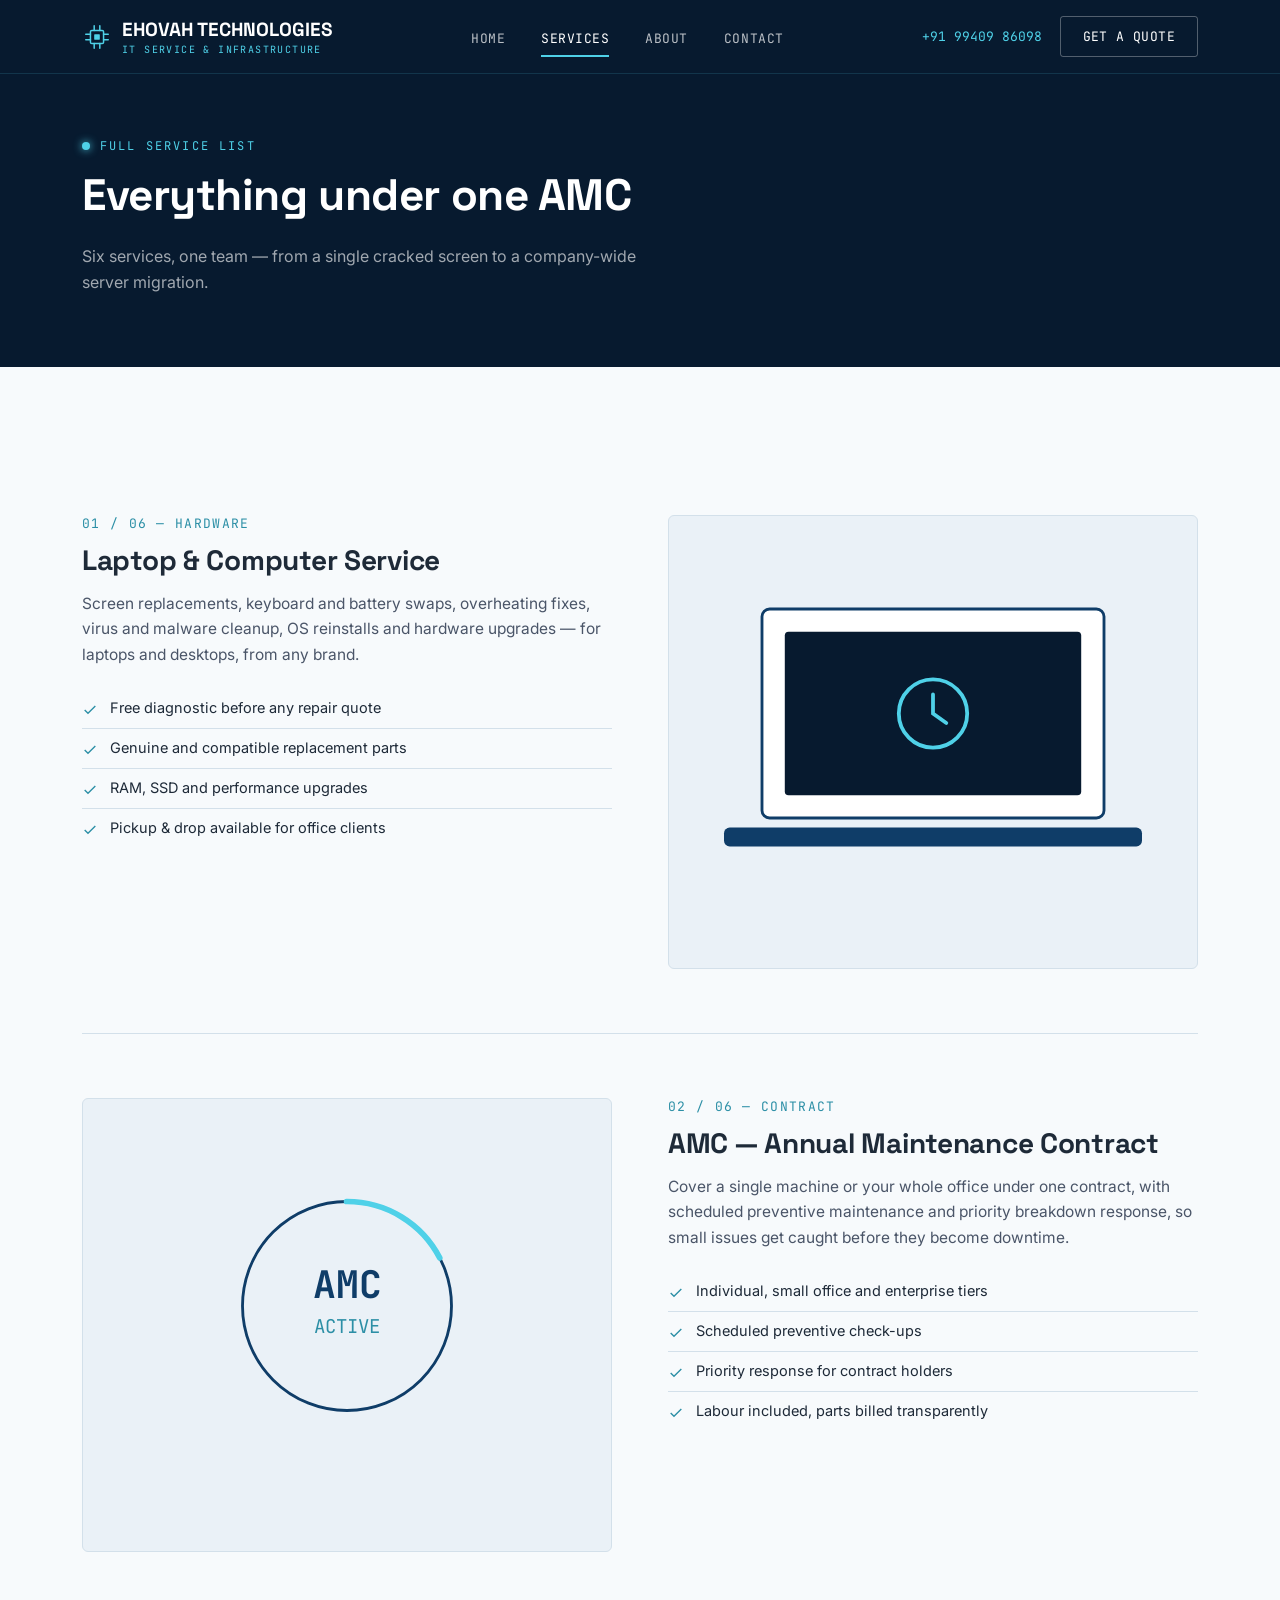
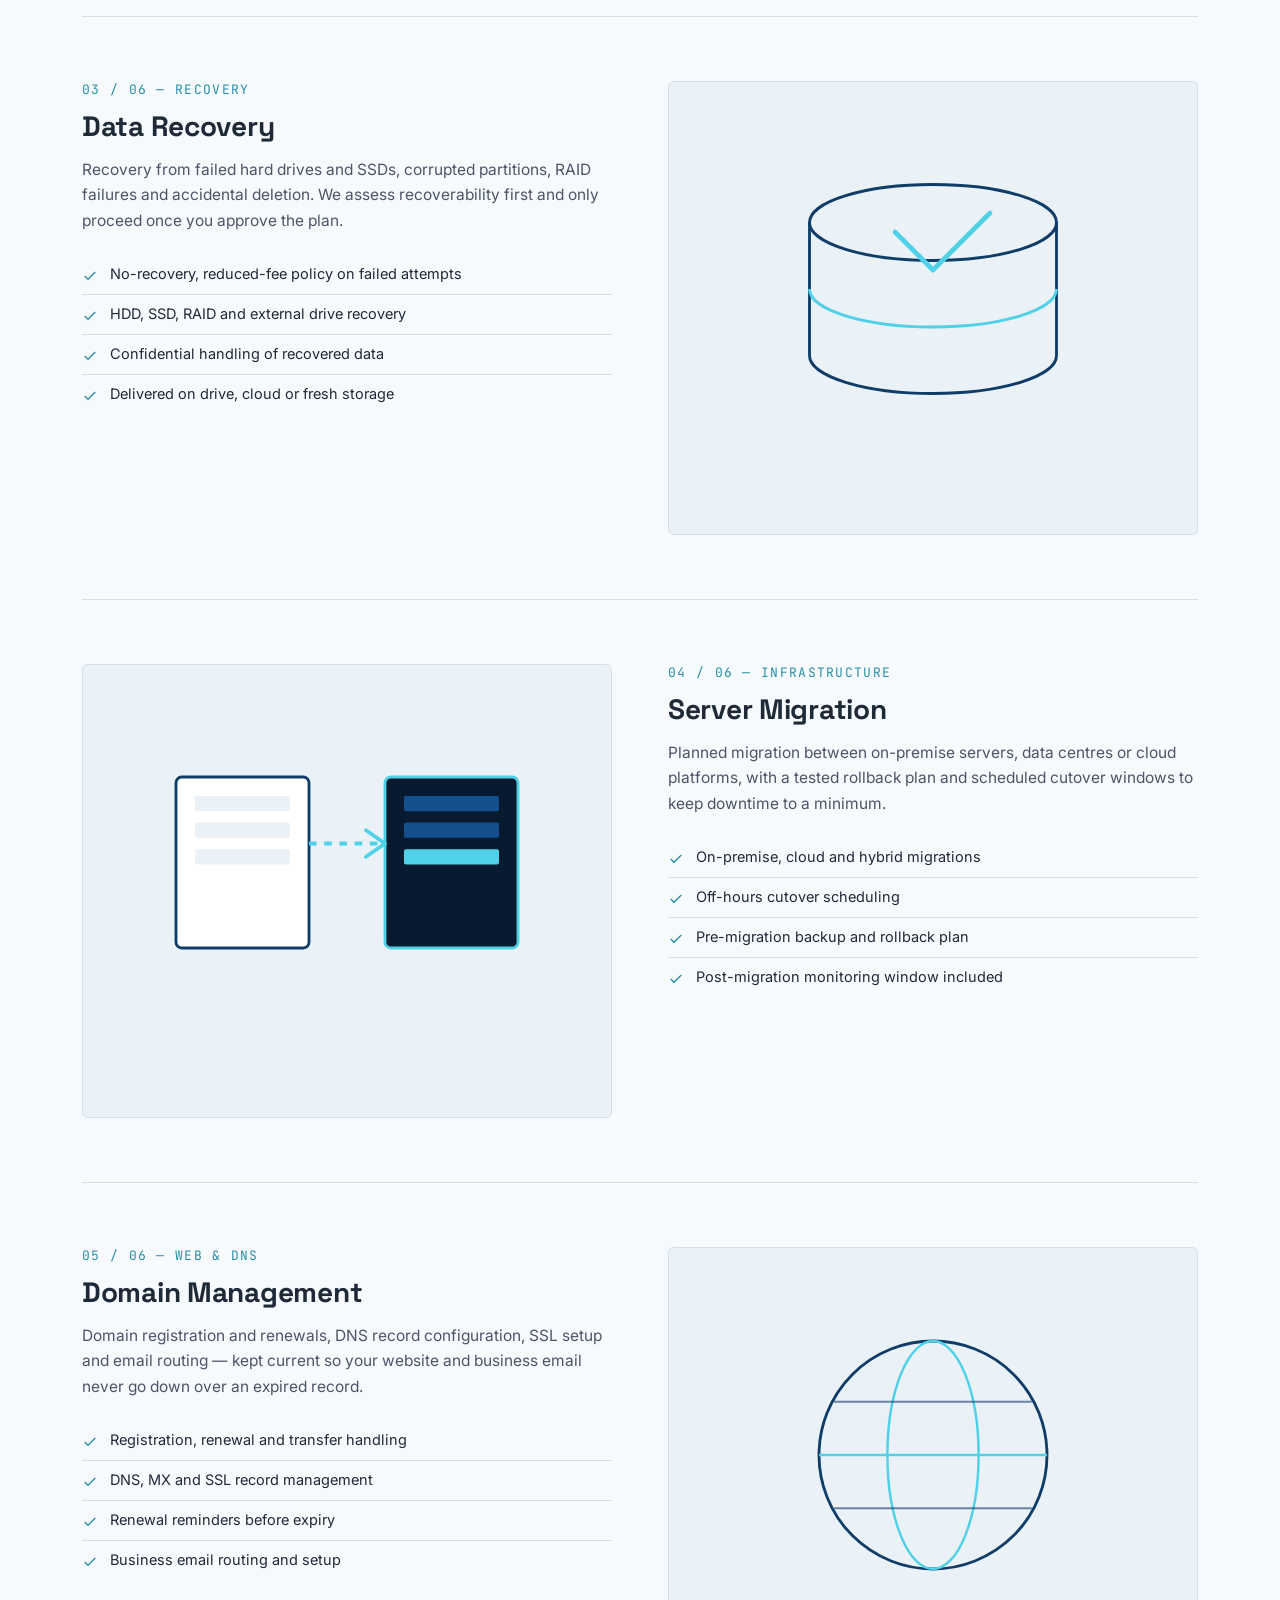
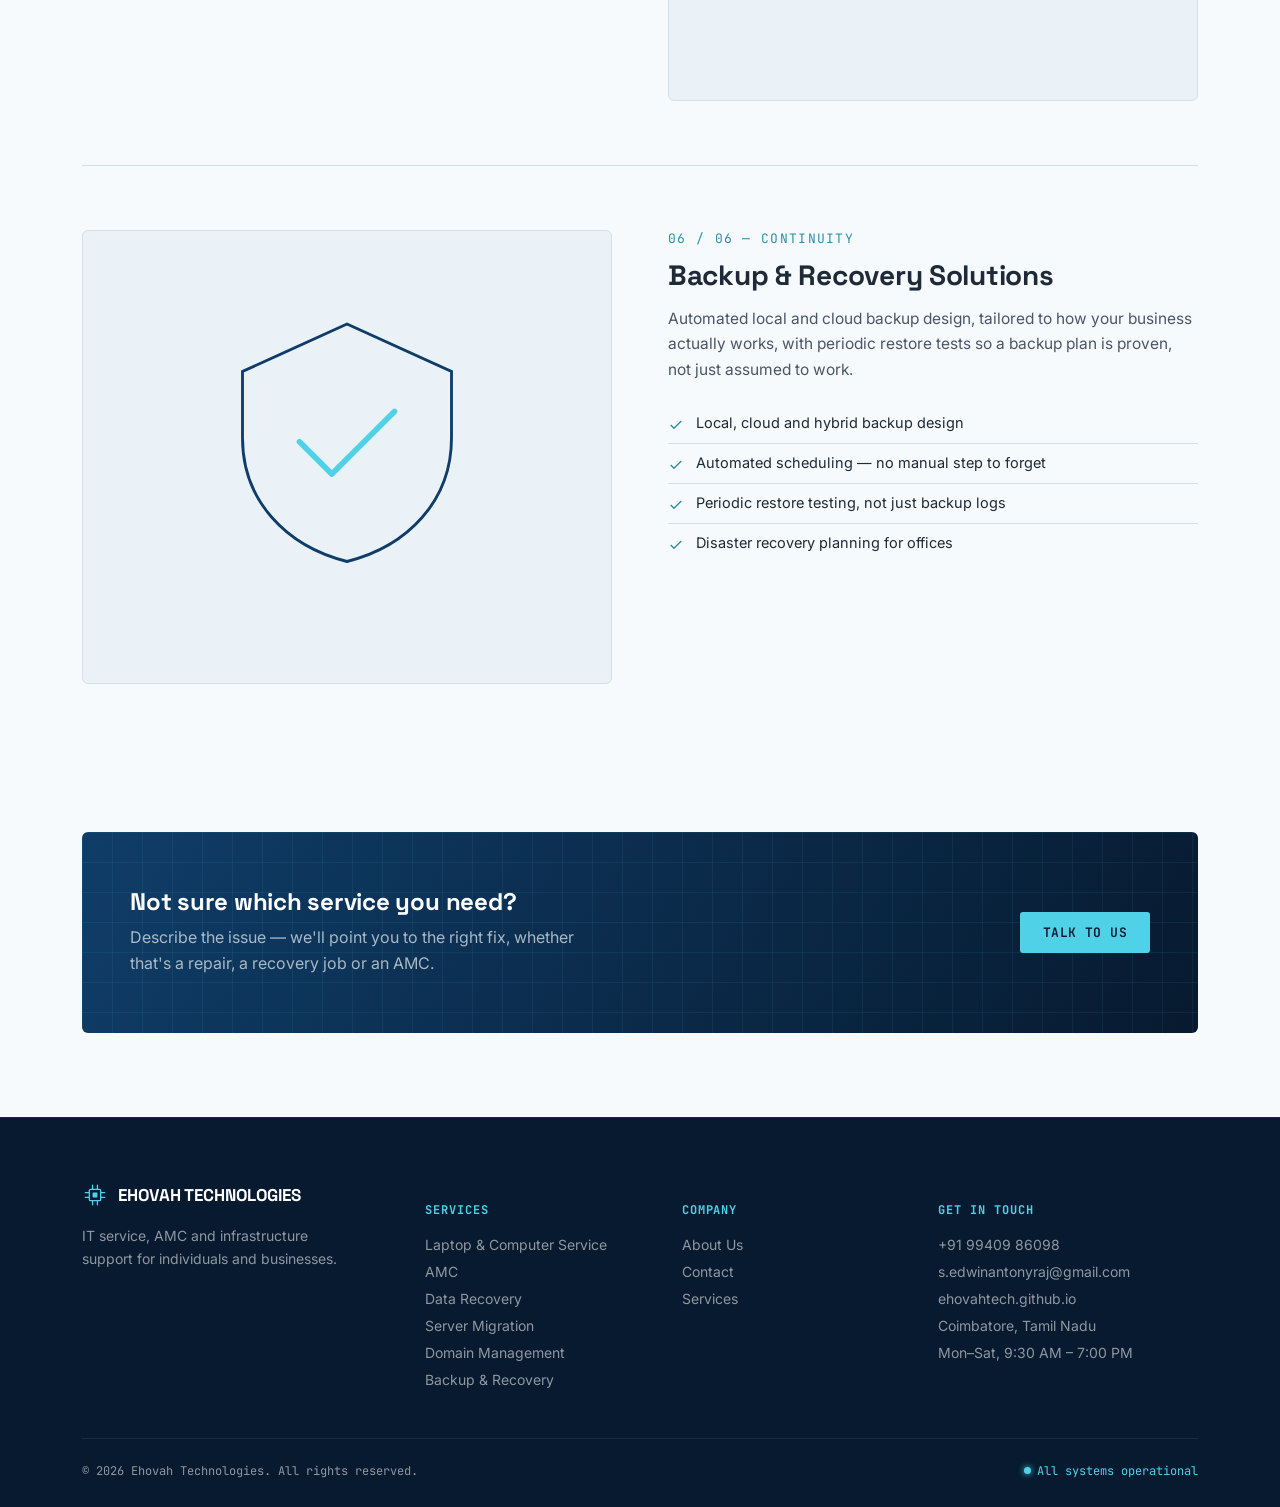
<file: services.html>
<!DOCTYPE html>
<html lang="en">
<head>
<meta charset="UTF-8">
<meta name="viewport" content="width=device-width, initial-scale=1.0">
<title>Services — Ehovah Technologies</title>
<meta name="description" content="Laptop &amp; computer service, AMC, data recovery, server migration, domain management and backup solutions from Ehovah Technologies.">
<link rel="preconnect" href="https://fonts.googleapis.com">
<link href="https://fonts.googleapis.com/css2?family=Space+Grotesk:wght@500;600;700&family=Inter:wght@400;500;600&family=JetBrains+Mono:wght@400;500;600&display=swap" rel="stylesheet">
<link rel="stylesheet" href="styles.css">
</head>
<body>

<header class="site-header">
  <div class="nav-wrap">
    <a href="index.html" class="logo">
      <svg class="chip" viewBox="0 0 32 32" fill="none">
        <rect x="9" y="9" width="14" height="14" rx="1.5" stroke="#4FD1E8" stroke-width="1.6"/>
        <rect x="13" y="13" width="6" height="6" rx="0.5" fill="#4FD1E8"/>
        <path d="M9 13H4M9 19H4M28 13H23M28 19H23M13 9V4M19 9V4M13 28V23M19 28V23" stroke="#4FD1E8" stroke-width="1.6" stroke-linecap="round"/>
      </svg>
      <span>EHOVAH TECHNOLOGIES<span class="brand-sub">IT SERVICE &amp; INFRASTRUCTURE</span></span>
    </a>
    <nav>
      <ul class="nav-links">
        <li><a href="index.html">Home</a></li>
        <li><a href="services.html" class="active">Services</a></li>
        <li><a href="about.html">About</a></li>
        <li><a href="contact.html">Contact</a></li>
      </ul>
    </nav>
    <div class="nav-cta">
      <span class="phone-readout">+91 99409 86098</span>
      <a href="contact.html" class="btn btn-outline">Get a Quote</a>
      <button class="nav-toggle" aria-label="Toggle menu"><span></span><span></span><span></span></button>
    </div>
  </div>
</header>

<section class="page-header grid-texture-dark">
  <div class="container">
    <div class="eyebrow on-dark">FULL SERVICE LIST</div>
    <h1>Everything under one AMC</h1>
    <p>Six services, one team — from a single cracked screen to a company-wide server migration.</p>
  </div>
</section>

<section class="section">
  <div class="container">

    <!-- 01 DEVICE SERVICE -->
    <div class="service-detail" id="device-service">
      <div>
        <span class="idx">01 / 06 — HARDWARE</span>
        <h2>Laptop &amp; Computer Service</h2>
        <p class="desc">Screen replacements, keyboard and battery swaps, overheating fixes, virus and malware cleanup, OS reinstalls and hardware upgrades — for laptops and desktops, from any brand.</p>
        <ul class="check-list">
          <li><svg viewBox="0 0 24 24" fill="none" stroke-width="2"><path d="M20 6L9 17l-5-5"/></svg> Free diagnostic before any repair quote</li>
          <li><svg viewBox="0 0 24 24" fill="none" stroke-width="2"><path d="M20 6L9 17l-5-5"/></svg> Genuine and compatible replacement parts</li>
          <li><svg viewBox="0 0 24 24" fill="none" stroke-width="2"><path d="M20 6L9 17l-5-5"/></svg> RAM, SSD and performance upgrades</li>
          <li><svg viewBox="0 0 24 24" fill="none" stroke-width="2"><path d="M20 6L9 17l-5-5"/></svg> Pickup &amp; drop available for office clients</li>
        </ul>
      </div>
      <div class="service-visual">
        <svg viewBox="0 0 240 200" width="100%">
          <rect x="30" y="30" width="180" height="110" rx="4" fill="#fff" stroke="#0F3D68" stroke-width="1.5"/>
          <rect x="42" y="42" width="156" height="86" rx="2" fill="#071A2F"/>
          <rect x="10" y="145" width="220" height="10" rx="3" fill="#0F3D68"/>
          <circle cx="120" cy="85" r="18" fill="none" stroke="#4FD1E8" stroke-width="2"/>
          <path d="M120 75v10l7 5" stroke="#4FD1E8" stroke-width="2" fill="none" stroke-linecap="round"/>
        </svg>
      </div>
    </div>

    <!-- 02 AMC -->
    <div class="service-detail reverse" id="amc">
      <div>
        <span class="idx">02 / 06 — CONTRACT</span>
        <h2>AMC — Annual Maintenance Contract</h2>
        <p class="desc">Cover a single machine or your whole office under one contract, with scheduled preventive maintenance and priority breakdown response, so small issues get caught before they become downtime.</p>
        <ul class="check-list">
          <li><svg viewBox="0 0 24 24" fill="none" stroke-width="2"><path d="M20 6L9 17l-5-5"/></svg> Individual, small office and enterprise tiers</li>
          <li><svg viewBox="0 0 24 24" fill="none" stroke-width="2"><path d="M20 6L9 17l-5-5"/></svg> Scheduled preventive check-ups</li>
          <li><svg viewBox="0 0 24 24" fill="none" stroke-width="2"><path d="M20 6L9 17l-5-5"/></svg> Priority response for contract holders</li>
          <li><svg viewBox="0 0 24 24" fill="none" stroke-width="2"><path d="M20 6L9 17l-5-5"/></svg> Labour included, parts billed transparently</li>
        </ul>
      </div>
      <div class="service-visual">
        <svg viewBox="0 0 240 200" width="100%">
          <circle cx="120" cy="90" r="55" fill="none" stroke="#0F3D68" stroke-width="1.5"/>
          <circle cx="120" cy="90" r="55" fill="none" stroke="#4FD1E8" stroke-width="3" stroke-dasharray="60 285" stroke-linecap="round" transform="rotate(-90 120 90)"/>
          <text x="120" y="86" text-anchor="middle" fill="#0F3D68" font-family="JetBrains Mono, monospace" font-size="20" font-weight="700">AMC</text>
          <text x="120" y="104" text-anchor="middle" fill="#2C8FA6" font-family="JetBrains Mono, monospace" font-size="10">ACTIVE</text>
        </svg>
      </div>
    </div>

    <!-- 03 DATA RECOVERY -->
    <div class="service-detail" id="data-recovery">
      <div>
        <span class="idx">03 / 06 — RECOVERY</span>
        <h2>Data Recovery</h2>
        <p class="desc">Recovery from failed hard drives and SSDs, corrupted partitions, RAID failures and accidental deletion. We assess recoverability first and only proceed once you approve the plan.</p>
        <ul class="check-list">
          <li><svg viewBox="0 0 24 24" fill="none" stroke-width="2"><path d="M20 6L9 17l-5-5"/></svg> No-recovery, reduced-fee policy on failed attempts</li>
          <li><svg viewBox="0 0 24 24" fill="none" stroke-width="2"><path d="M20 6L9 17l-5-5"/></svg> HDD, SSD, RAID and external drive recovery</li>
          <li><svg viewBox="0 0 24 24" fill="none" stroke-width="2"><path d="M20 6L9 17l-5-5"/></svg> Confidential handling of recovered data</li>
          <li><svg viewBox="0 0 24 24" fill="none" stroke-width="2"><path d="M20 6L9 17l-5-5"/></svg> Delivered on drive, cloud or fresh storage</li>
        </ul>
      </div>
      <div class="service-visual">
        <svg viewBox="0 0 240 200" width="100%">
          <ellipse cx="120" cy="55" rx="65" ry="20" fill="none" stroke="#0F3D68" stroke-width="1.5"/>
          <path d="M55 55v70c0 11 29 20 65 20s65-9 65-20V55" fill="none" stroke="#0F3D68" stroke-width="1.5"/>
          <path d="M55 90c0 11 29 20 65 20s65-9 65-20" fill="none" stroke="#4FD1E8" stroke-width="1.5"/>
          <path d="M100 60l20 20 30-30" fill="none" stroke="#4FD1E8" stroke-width="2.5" stroke-linecap="round" stroke-linejoin="round"/>
        </svg>
      </div>
    </div>

    <!-- 04 SERVER MIGRATION -->
    <div class="service-detail reverse" id="server-migration">
      <div>
        <span class="idx">04 / 06 — INFRASTRUCTURE</span>
        <h2>Server Migration</h2>
        <p class="desc">Planned migration between on-premise servers, data centres or cloud platforms, with a tested rollback plan and scheduled cutover windows to keep downtime to a minimum.</p>
        <ul class="check-list">
          <li><svg viewBox="0 0 24 24" fill="none" stroke-width="2"><path d="M20 6L9 17l-5-5"/></svg> On-premise, cloud and hybrid migrations</li>
          <li><svg viewBox="0 0 24 24" fill="none" stroke-width="2"><path d="M20 6L9 17l-5-5"/></svg> Off-hours cutover scheduling</li>
          <li><svg viewBox="0 0 24 24" fill="none" stroke-width="2"><path d="M20 6L9 17l-5-5"/></svg> Pre-migration backup and rollback plan</li>
          <li><svg viewBox="0 0 24 24" fill="none" stroke-width="2"><path d="M20 6L9 17l-5-5"/></svg> Post-migration monitoring window included</li>
        </ul>
      </div>
      <div class="service-visual">
        <svg viewBox="0 0 240 200" width="100%">
          <rect x="30" y="40" width="70" height="90" rx="3" fill="#fff" stroke="#0F3D68" stroke-width="1.5"/>
          <rect x="40" y="50" width="50" height="8" rx="1" fill="#EAF1F7"/>
          <rect x="40" y="64" width="50" height="8" rx="1" fill="#EAF1F7"/>
          <rect x="40" y="78" width="50" height="8" rx="1" fill="#EAF1F7"/>
          <rect x="140" y="40" width="70" height="90" rx="3" fill="#071A2F" stroke="#4FD1E8" stroke-width="1.5"/>
          <rect x="150" y="50" width="50" height="8" rx="1" fill="#144E8C"/>
          <rect x="150" y="64" width="50" height="8" rx="1" fill="#144E8C"/>
          <rect x="150" y="78" width="50" height="8" rx="1" fill="#4FD1E8"/>
          <path d="M100 75h40" stroke="#4FD1E8" stroke-width="2" stroke-dasharray="4 4"/>
          <path d="M130 68l10 7-10 7" fill="none" stroke="#4FD1E8" stroke-width="2" stroke-linecap="round" stroke-linejoin="round"/>
        </svg>
      </div>
    </div>

    <!-- 05 DOMAIN MANAGEMENT -->
    <div class="service-detail" id="domain-management">
      <div>
        <span class="idx">05 / 06 — WEB &amp; DNS</span>
        <h2>Domain Management</h2>
        <p class="desc">Domain registration and renewals, DNS record configuration, SSL setup and email routing — kept current so your website and business email never go down over an expired record.</p>
        <ul class="check-list">
          <li><svg viewBox="0 0 24 24" fill="none" stroke-width="2"><path d="M20 6L9 17l-5-5"/></svg> Registration, renewal and transfer handling</li>
          <li><svg viewBox="0 0 24 24" fill="none" stroke-width="2"><path d="M20 6L9 17l-5-5"/></svg> DNS, MX and SSL record management</li>
          <li><svg viewBox="0 0 24 24" fill="none" stroke-width="2"><path d="M20 6L9 17l-5-5"/></svg> Renewal reminders before expiry</li>
          <li><svg viewBox="0 0 24 24" fill="none" stroke-width="2"><path d="M20 6L9 17l-5-5"/></svg> Business email routing and setup</li>
        </ul>
      </div>
      <div class="service-visual">
        <svg viewBox="0 0 240 200" width="100%">
          <circle cx="120" cy="90" r="60" fill="none" stroke="#0F3D68" stroke-width="1.5"/>
          <ellipse cx="120" cy="90" rx="24" ry="60" fill="none" stroke="#4FD1E8" stroke-width="1.3"/>
          <path d="M60 90h120" stroke="#4FD1E8" stroke-width="1.3"/>
          <path d="M68 62h104M68 118h104" stroke="#0F3D68" stroke-width="1" opacity="0.6"/>
        </svg>
      </div>
    </div>

    <!-- 06 BACKUP & RECOVERY -->
    <div class="service-detail reverse" id="backup-recovery">
      <div>
        <span class="idx">06 / 06 — CONTINUITY</span>
        <h2>Backup &amp; Recovery Solutions</h2>
        <p class="desc">Automated local and cloud backup design, tailored to how your business actually works, with periodic restore tests so a backup plan is proven, not just assumed to work.</p>
        <ul class="check-list">
          <li><svg viewBox="0 0 24 24" fill="none" stroke-width="2"><path d="M20 6L9 17l-5-5"/></svg> Local, cloud and hybrid backup design</li>
          <li><svg viewBox="0 0 24 24" fill="none" stroke-width="2"><path d="M20 6L9 17l-5-5"/></svg> Automated scheduling — no manual step to forget</li>
          <li><svg viewBox="0 0 24 24" fill="none" stroke-width="2"><path d="M20 6L9 17l-5-5"/></svg> Periodic restore testing, not just backup logs</li>
          <li><svg viewBox="0 0 24 24" fill="none" stroke-width="2"><path d="M20 6L9 17l-5-5"/></svg> Disaster recovery planning for offices</li>
        </ul>
      </div>
      <div class="service-visual">
        <svg viewBox="0 0 240 200" width="100%">
          <path d="M120 30l55 25v35c0 33-23 57-55 65-32-8-55-32-55-65V55l55-25z" fill="none" stroke="#0F3D68" stroke-width="1.5"/>
          <path d="M95 92l17 17 33-33" fill="none" stroke="#4FD1E8" stroke-width="3" stroke-linecap="round" stroke-linejoin="round"/>
        </svg>
      </div>
    </div>

  </div>
</section>

<section class="section" style="padding-top:0;">
  <div class="container">
    <div class="cta-banner">
      <div class="cta-text">
        <h2>Not sure which service you need?</h2>
        <p>Describe the issue — we'll point you to the right fix, whether that's a repair, a recovery job or an AMC.</p>
      </div>
      <div class="cta-actions">
        <a href="contact.html" class="btn btn-primary">Talk to Us</a>
      </div>
    </div>
  </div>
</section>

<footer class="site-footer">
  <div class="container">
    <div class="footer-grid">
      <div class="footer-about">
        <div class="footer-logo">
          <svg class="chip" viewBox="0 0 32 32" fill="none">
            <rect x="9" y="9" width="14" height="14" rx="1.5" stroke="#4FD1E8" stroke-width="1.6"/>
            <rect x="13" y="13" width="6" height="6" rx="0.5" fill="#4FD1E8"/>
            <path d="M9 13H4M9 19H4M28 13H23M28 19H23M13 9V4M19 9V4M13 28V23M19 28V23" stroke="#4FD1E8" stroke-width="1.6" stroke-linecap="round"/>
          </svg>
          <span>EHOVAH TECHNOLOGIES</span>
        </div>
        <p>IT service, AMC and infrastructure support for individuals and businesses.</p>
      </div>
      <div>
        <h5>Services</h5>
        <ul>
          <li><a href="services.html#device-service">Laptop &amp; Computer Service</a></li>
          <li><a href="services.html#amc">AMC</a></li>
          <li><a href="services.html#data-recovery">Data Recovery</a></li>
          <li><a href="services.html#server-migration">Server Migration</a></li>
          <li><a href="services.html#domain-management">Domain Management</a></li>
          <li><a href="services.html#backup-recovery">Backup &amp; Recovery</a></li>
        </ul>
      </div>
      <div>
        <h5>Company</h5>
        <ul>
          <li><a href="about.html">About Us</a></li>
          <li><a href="contact.html">Contact</a></li>
          <li><a href="services.html">Services</a></li>
        </ul>
      </div>
      <div>
        <h5>Get in touch</h5>
        <ul>
          <li>+91 99409 86098</li>
          <li>s.edwinantonyraj@gmail.com</li>
          <li><a href="https://ehovahtech.github.io/" target="_blank" rel="noopener">ehovahtech.github.io</a></li>
          <li>Coimbatore, Tamil Nadu</li>
          <li>Mon–Sat, 9:30 AM – 7:00 PM</li>
        </ul>
      </div>
    </div>
    <div class="footer-bottom">
      <span>© 2026 Ehovah Technologies. All rights reserved.</span>
      <span class="status-dot">All systems operational</span>
    </div>
  </div>
</footer>

<script src="script.js"></script>
</body>
</html>
</file>
<file: styles.css>
/* ==========================================================================
   Ehovah Technologies — Blueprint Design System
   ========================================================================== */

:root {
  --ink:        #071A2F;   /* deep navy — dark sections */
  --blueprint:  #0F3D68;   /* primary brand blue */
  --blue-mid:   #144E8C;   /* mid blue for gradients/hover */
  --cyan:       #4FD1E8;   /* signature accent — traces, status lights */
  --cyan-dim:   #2C8FA6;   /* muted cyan for borders */
  --paper:      #F7FAFC;   /* light background */
  --paper-dim:  #EAF1F7;   /* card background */
  --slate:      #4A5568;   /* body text */
  --slate-dark: #1E2A38;   /* headings on light bg */
  --line:       #D3E0EA;   /* hairline borders */
  --amber:      #E8A94F;   /* rare warning/AMC accent, used once */

  --font-display: 'Space Grotesk', sans-serif;
  --font-body: 'Inter', sans-serif;
  --font-mono: 'JetBrains Mono', monospace;

  --radius: 3px;
}

* { box-sizing: border-box; }
html { scroll-behavior: smooth; }

body {
  margin: 0;
  font-family: var(--font-body);
  color: var(--slate);
  background: var(--paper);
  -webkit-font-smoothing: antialiased;
}

img, svg { display: block; max-width: 100%; }

a { color: inherit; text-decoration: none; }

h1, h2, h3, h4 {
  font-family: var(--font-display);
  color: var(--slate-dark);
  margin: 0 0 0.5em 0;
  line-height: 1.15;
  letter-spacing: -0.01em;
}

p { line-height: 1.65; margin: 0 0 1em 0; }

.container {
  max-width: 1180px;
  margin: 0 auto;
  padding: 0 32px;
}

/* Blueprint grid texture (used on dark + light sections) */
.grid-texture {
  background-image:
    linear-gradient(rgba(79, 209, 232, 0.06) 1px, transparent 1px),
    linear-gradient(90deg, rgba(79, 209, 232, 0.06) 1px, transparent 1px);
  background-size: 40px 40px;
}
.grid-texture-dark {
  background-image:
    linear-gradient(rgba(79, 209, 232, 0.08) 1px, transparent 1px),
    linear-gradient(90deg, rgba(79, 209, 232, 0.08) 1px, transparent 1px);
  background-size: 40px 40px;
}

/* Eyebrow labels — technical readout style */
.eyebrow {
  font-family: var(--font-mono);
  font-size: 12px;
  letter-spacing: 0.18em;
  text-transform: uppercase;
  color: var(--cyan-dim);
  display: flex;
  align-items: center;
  gap: 10px;
  margin-bottom: 14px;
}
.eyebrow::before {
  content: "";
  width: 8px;
  height: 8px;
  background: var(--cyan);
  border-radius: 50%;
  box-shadow: 0 0 8px var(--cyan);
  flex-shrink: 0;
}
.eyebrow.on-dark { color: var(--cyan); }

/* ==========================================================================
   Header / Nav
   ========================================================================== */

.site-header {
  position: sticky;
  top: 0;
  z-index: 100;
  background: var(--ink);
  border-bottom: 1px solid rgba(79, 209, 232, 0.15);
}

.nav-wrap {
  display: flex;
  align-items: center;
  justify-content: space-between;
  padding: 16px 32px;
  max-width: 1180px;
  margin: 0 auto;
}

.logo {
  display: flex;
  align-items: center;
  gap: 10px;
  font-family: var(--font-display);
  font-weight: 700;
  font-size: 19px;
  color: #fff;
}
.logo .chip {
  width: 30px;
  height: 30px;
  flex-shrink: 0;
}
.logo .brand-sub {
  font-family: var(--font-mono);
  font-size: 10px;
  letter-spacing: 0.14em;
  color: var(--cyan);
  display: block;
  margin-top: 1px;
  font-weight: 400;
}

.nav-links {
  display: flex;
  align-items: center;
  gap: 36px;
  list-style: none;
  margin: 0;
  padding: 0;
}

.nav-links a {
  font-family: var(--font-mono);
  font-size: 13px;
  letter-spacing: 0.04em;
  text-transform: uppercase;
  color: rgba(255,255,255,0.72);
  position: relative;
  padding: 4px 0;
  transition: color 0.2s ease;
}
.nav-links a:hover, .nav-links a.active { color: #fff; }
.nav-links a.active::after {
  content: "";
  position: absolute;
  left: 0; right: 0; bottom: -6px;
  height: 2px;
  background: var(--cyan);
}

.nav-cta {
  display: flex;
  align-items: center;
  gap: 18px;
}

.phone-readout {
  font-family: var(--font-mono);
  font-size: 13px;
  color: var(--cyan);
  display: none;
}

.btn {
  display: inline-flex;
  align-items: center;
  gap: 8px;
  font-family: var(--font-mono);
  font-size: 13px;
  letter-spacing: 0.03em;
  text-transform: uppercase;
  padding: 11px 22px;
  border-radius: var(--radius);
  cursor: pointer;
  border: 1px solid transparent;
  transition: all 0.2s ease;
}
.btn-primary {
  background: var(--cyan);
  color: var(--ink);
  font-weight: 600;
}
.btn-primary:hover { background: #7BDFF0; }
.btn-outline {
  background: transparent;
  border-color: rgba(255,255,255,0.3);
  color: #fff;
}
.btn-outline:hover { border-color: var(--cyan); color: var(--cyan); }
.btn-outline-dark {
  background: transparent;
  border-color: var(--blueprint);
  color: var(--blueprint);
}
.btn-outline-dark:hover { border-color: var(--cyan-dim); background: rgba(79,209,232,0.08); }

.nav-toggle {
  display: none;
  flex-direction: column;
  gap: 5px;
  background: none;
  border: none;
  cursor: pointer;
  padding: 6px;
}
.nav-toggle span {
  width: 22px;
  height: 2px;
  background: #fff;
}

/* ==========================================================================
   Hero
   ========================================================================== */

.hero {
  background: var(--ink);
  color: #fff;
  padding: 88px 0 60px;
  position: relative;
  overflow: hidden;
}

.hero-grid {
  display: grid;
  grid-template-columns: 1fr 1fr;
  gap: 40px;
  align-items: center;
}

.hero h1 {
  color: #fff;
  font-size: clamp(34px, 4.6vw, 54px);
  margin-bottom: 20px;
}
.hero h1 .hl { color: var(--cyan); }

.hero p.lead {
  font-size: 17px;
  color: rgba(255,255,255,0.68);
  max-width: 480px;
  margin-bottom: 32px;
}

.hero-actions { display: flex; gap: 16px; flex-wrap: wrap; margin-bottom: 40px; }

.hero-stats {
  display: flex;
  gap: 34px;
  border-top: 1px solid rgba(255,255,255,0.12);
  padding-top: 24px;
}
.hero-stats .stat-num {
  font-family: var(--font-mono);
  font-size: 22px;
  color: var(--cyan);
  font-weight: 700;
}
.hero-stats .stat-label {
  font-family: var(--font-mono);
  font-size: 11px;
  letter-spacing: 0.06em;
  text-transform: uppercase;
  color: rgba(255,255,255,0.5);
  margin-top: 2px;
}

.hero-diagram { position: relative; }

/* ==========================================================================
   Sections (generic)
   ========================================================================== */

.section { padding: 84px 0; }
.section-dark { background: var(--ink); color: rgba(255,255,255,0.75); }
.section-dark h2 { color: #fff; }
.section-alt { background: var(--paper-dim); }

.section-head {
  max-width: 620px;
  margin-bottom: 52px;
}
.section-head.center { margin-left: auto; margin-right: auto; text-align: center; }
.section-head h2 { font-size: clamp(26px, 3vw, 36px); }
.section-head p { color: var(--slate); font-size: 16px; }
.section-dark .section-head p { color: rgba(255,255,255,0.6); }

/* ==========================================================================
   Service cards
   ========================================================================== */

.services-grid {
  display: grid;
  grid-template-columns: repeat(3, 1fr);
  gap: 22px;
}

.service-card {
  background: #fff;
  border: 1px solid var(--line);
  border-radius: var(--radius);
  padding: 30px 26px;
  position: relative;
  transition: transform 0.2s ease, border-color 0.2s ease, box-shadow 0.2s ease;
}
.service-card:hover {
  transform: translateY(-4px);
  border-color: var(--cyan-dim);
  box-shadow: 0 14px 30px rgba(15, 61, 104, 0.1);
}
.service-card .tag {
  font-family: var(--font-mono);
  font-size: 11px;
  color: var(--cyan-dim);
  letter-spacing: 0.08em;
  margin-bottom: 14px;
  display: block;
}
.service-card .icon-box {
  width: 46px;
  height: 46px;
  border-radius: var(--radius);
  background: var(--paper-dim);
  border: 1px solid var(--line);
  display: flex;
  align-items: center;
  justify-content: center;
  margin-bottom: 18px;
}
.service-card .icon-box svg { width: 24px; height: 24px; }
.service-card h3 { font-size: 18px; margin-bottom: 10px; }
.service-card p { font-size: 14.5px; margin-bottom: 16px; }
.service-card .card-link {
  font-family: var(--font-mono);
  font-size: 12px;
  color: var(--blueprint);
  letter-spacing: 0.04em;
  display: inline-flex;
  align-items: center;
  gap: 6px;
}
.service-card .card-link svg { width: 14px; height: 14px; }

/* ==========================================================================
   Process steps
   ========================================================================== */

.process-row {
  display: grid;
  grid-template-columns: repeat(4, 1fr);
  gap: 0;
  position: relative;
}
.process-row::before {
  content: "";
  position: absolute;
  top: 22px;
  left: 8%;
  right: 8%;
  height: 1px;
  background: repeating-linear-gradient(90deg, var(--cyan-dim) 0 6px, transparent 6px 12px);
}
.process-step { position: relative; padding: 0 18px; text-align: left; }
.process-num {
  width: 44px;
  height: 44px;
  border-radius: 50%;
  background: var(--ink);
  border: 2px solid var(--cyan);
  color: var(--cyan);
  font-family: var(--font-mono);
  font-size: 15px;
  display: flex;
  align-items: center;
  justify-content: center;
  margin-bottom: 18px;
  position: relative;
  z-index: 2;
}
.process-step h4 { font-size: 16px; margin-bottom: 8px; }
.process-step p { font-size: 14px; }

/* ==========================================================================
   Feature list / why choose us
   ========================================================================== */

.feature-grid {
  display: grid;
  grid-template-columns: repeat(2, 1fr);
  gap: 28px 40px;
}
.feature-item { display: flex; gap: 16px; }
.feature-icon {
  width: 40px; height: 40px;
  flex-shrink: 0;
  border-radius: var(--radius);
  background: rgba(79, 209, 232, 0.1);
  border: 1px solid rgba(79, 209, 232, 0.25);
  display: flex; align-items: center; justify-content: center;
}
.feature-icon svg { width: 20px; height: 20px; stroke: var(--cyan); }
.feature-item h4 { color: #fff; font-size: 16px; margin-bottom: 6px; }
.feature-item p { font-size: 14px; margin: 0; }

/* ==========================================================================
   Testimonials
   ========================================================================== */

.testimonial-grid {
  display: grid;
  grid-template-columns: repeat(3, 1fr);
  gap: 22px;
}
.testimonial-card {
  background: #fff;
  border: 1px solid var(--line);
  border-left: 3px solid var(--cyan);
  border-radius: var(--radius);
  padding: 28px;
}
.testimonial-card p.quote {
  font-size: 14.5px;
  color: var(--slate-dark);
  margin-bottom: 20px;
}
.testimonial-card .who {
  font-family: var(--font-mono);
  font-size: 12px;
  color: var(--slate);
}
.testimonial-card .who strong { color: var(--slate-dark); display: block; font-family: var(--font-body); font-size: 14px; }

/* ==========================================================================
   CTA banner
   ========================================================================== */

.cta-banner {
  background: linear-gradient(120deg, var(--blueprint), var(--ink));
  border-radius: 6px;
  padding: 56px 48px;
  display: flex;
  align-items: center;
  justify-content: space-between;
  gap: 32px;
  flex-wrap: wrap;
  position: relative;
  overflow: hidden;
}
.cta-banner::after {
  content: "";
  position: absolute;
  inset: 0;
  background-image: linear-gradient(rgba(79,209,232,0.08) 1px, transparent 1px), linear-gradient(90deg, rgba(79,209,232,0.08) 1px, transparent 1px);
  background-size: 30px 30px;
  pointer-events: none;
}
.cta-banner h2 { color: #fff; margin-bottom: 8px; position: relative; }
.cta-banner p { color: rgba(255,255,255,0.65); margin: 0; position: relative; }
.cta-text { position: relative; max-width: 480px; }
.cta-actions { position: relative; display: flex; gap: 14px; flex-wrap: wrap; }

/* ==========================================================================
   Footer
   ========================================================================== */

.site-footer {
  background: var(--ink);
  color: rgba(255,255,255,0.55);
  padding: 64px 0 28px;
  border-top: 1px solid rgba(79,209,232,0.12);
}
.footer-grid {
  display: grid;
  grid-template-columns: 1.4fr 1fr 1fr 1.2fr;
  gap: 40px;
  padding-bottom: 40px;
}
.footer-grid h5 {
  font-family: var(--font-mono);
  font-size: 12px;
  letter-spacing: 0.08em;
  text-transform: uppercase;
  color: var(--cyan);
  margin-bottom: 18px;
}
.footer-grid ul { list-style: none; margin: 0; padding: 0; }
.footer-grid li { margin-bottom: 10px; font-size: 14px; }
.footer-grid a:hover { color: #fff; }
.footer-about p { font-size: 14px; max-width: 280px; }
.footer-logo { display: flex; align-items: center; gap: 10px; margin-bottom: 16px; }
.footer-logo .chip { width: 26px; height: 26px; }
.footer-logo span { font-family: var(--font-display); font-weight: 700; color: #fff; font-size: 17px; }

.footer-bottom {
  border-top: 1px solid rgba(255,255,255,0.08);
  padding-top: 24px;
  display: flex;
  justify-content: space-between;
  align-items: center;
  font-family: var(--font-mono);
  font-size: 12px;
  flex-wrap: wrap;
  gap: 10px;
}
.status-dot { color: var(--cyan); display: inline-flex; align-items: center; gap: 6px; }
.status-dot::before { content:""; width: 7px; height: 7px; border-radius: 50%; background: var(--cyan); box-shadow: 0 0 6px var(--cyan); }

/* ==========================================================================
   Page header (interior pages)
   ========================================================================== */

.page-header {
  background: var(--ink);
  color: #fff;
  padding: 64px 0 56px;
}
.page-header .eyebrow { margin-bottom: 16px; }
.page-header h1 { color: #fff; font-size: clamp(30px, 4vw, 44px); max-width: 700px; }
.page-header p { color: rgba(255,255,255,0.62); max-width: 560px; font-size: 16px; margin-top: 12px; }

/* ==========================================================================
   Service detail blocks (services.html)
   ========================================================================== */

.service-detail {
  display: grid;
  grid-template-columns: 1fr 1fr;
  gap: 56px;
  align-items: start;
  padding: 64px 0;
  border-bottom: 1px solid var(--line);
}
.service-detail:last-child { border-bottom: none; }
.service-detail.reverse { direction: rtl; }
.service-detail.reverse > * { direction: ltr; }

.service-detail .idx {
  font-family: var(--font-mono);
  font-size: 13px;
  color: var(--cyan-dim);
  letter-spacing: 0.1em;
  margin-bottom: 12px;
  display: block;
}
.service-detail h2 { font-size: 28px; margin-bottom: 14px; }
.service-detail p.desc { font-size: 15.5px; margin-bottom: 22px; }

.check-list { list-style: none; margin: 0; padding: 0; }
.check-list li {
  display: flex;
  gap: 12px;
  align-items: flex-start;
  padding: 10px 0;
  border-top: 1px solid var(--line);
  font-size: 14.5px;
  color: var(--slate-dark);
}
.check-list li:first-child { border-top: none; }
.check-list svg { width: 16px; height: 16px; stroke: var(--cyan-dim); flex-shrink: 0; margin-top: 3px; }

.service-visual {
  background: var(--paper-dim);
  border: 1px solid var(--line);
  border-radius: 6px;
  padding: 36px;
  min-height: 280px;
  display: flex;
  align-items: center;
  justify-content: center;
  position: relative;
  overflow: hidden;
}

/* ==========================================================================
   Contact page
   ========================================================================== */

.contact-layout {
  display: grid;
  grid-template-columns: 0.9fr 1.1fr;
  gap: 48px;
}

.contact-card {
  background: var(--ink);
  color: #fff;
  border-radius: 6px;
  padding: 36px;
}
.contact-card h3 { color: #fff; font-size: 18px; margin-bottom: 24px; }
.contact-row {
  display: flex;
  gap: 14px;
  padding: 16px 0;
  border-top: 1px solid rgba(255,255,255,0.1);
}
.contact-row:first-of-type { border-top: none; }
.contact-row .ico {
  width: 36px; height: 36px; flex-shrink: 0;
  border-radius: var(--radius);
  background: rgba(79,209,232,0.12);
  display: flex; align-items: center; justify-content: center;
}
.contact-row .ico svg { width: 18px; height: 18px; stroke: var(--cyan); }
.contact-row .label { font-family: var(--font-mono); font-size: 11px; letter-spacing: 0.06em; text-transform: uppercase; color: var(--cyan); margin-bottom: 4px; }
.contact-row .value { font-size: 14.5px; color: rgba(255,255,255,0.85); }

.hours-table { margin-top: 26px; padding-top: 22px; border-top: 1px solid rgba(255,255,255,0.1); }
.hours-row { display: flex; justify-content: space-between; font-size: 13.5px; padding: 6px 0; font-family: var(--font-mono); color: rgba(255,255,255,0.7); }

.form-card {
  background: #fff;
  border: 1px solid var(--line);
  border-radius: 6px;
  padding: 40px;
}
.form-row { display: grid; grid-template-columns: 1fr 1fr; gap: 18px; margin-bottom: 18px; }
.form-group { display: flex; flex-direction: column; gap: 8px; }
.form-group.full { grid-column: 1 / -1; }
.form-group label {
  font-family: var(--font-mono);
  font-size: 11px;
  letter-spacing: 0.06em;
  text-transform: uppercase;
  color: var(--slate);
}
.form-group input, .form-group select, .form-group textarea {
  font-family: var(--font-body);
  font-size: 14.5px;
  padding: 12px 14px;
  border: 1px solid var(--line);
  border-radius: var(--radius);
  background: var(--paper);
  color: var(--slate-dark);
  outline: none;
  transition: border-color 0.2s ease;
}
.form-group input:focus, .form-group select:focus, .form-group textarea:focus {
  border-color: var(--cyan-dim);
}
.form-group textarea { resize: vertical; min-height: 110px; }

.form-note {
  font-size: 12.5px;
  color: var(--slate);
  margin-top: 6px;
}
.form-success {
  display: none;
  background: rgba(79,209,232,0.1);
  border: 1px solid var(--cyan-dim);
  border-radius: var(--radius);
  padding: 14px 18px;
  font-family: var(--font-mono);
  font-size: 13px;
  color: var(--blueprint);
  margin-top: 18px;
  align-items: center;
  gap: 10px;
}
.form-success.show { display: flex; }

.map-block {
  margin-top: 24px;
  border-radius: 6px;
  border: 1px solid var(--line);
  min-height: 220px;
  display: flex;
  align-items: center;
  justify-content: center;
  flex-direction: column;
  gap: 8px;
  color: var(--cyan-dim);
  font-family: var(--font-mono);
  font-size: 12.5px;
  text-align: center;
}

/* ==========================================================================
   About page
   ========================================================================== */

.about-split {
  display: grid;
  grid-template-columns: 1fr 1fr;
  gap: 56px;
  align-items: center;
}

.stat-block-grid {
  display: grid;
  grid-template-columns: repeat(4, 1fr);
  gap: 1px;
  background: var(--line);
  border: 1px solid var(--line);
  border-radius: 6px;
  overflow: hidden;
}
.stat-block {
  background: #fff;
  padding: 30px 20px;
  text-align: center;
}
.stat-block .num {
  font-family: var(--font-mono);
  font-size: 30px;
  font-weight: 700;
  color: var(--blueprint);
}
.stat-block .label {
  font-family: var(--font-mono);
  font-size: 11px;
  letter-spacing: 0.06em;
  text-transform: uppercase;
  color: var(--slate);
  margin-top: 6px;
}

.values-grid {
  display: grid;
  grid-template-columns: repeat(3, 1fr);
  gap: 22px;
}
.value-card {
  border: 1px solid var(--line);
  border-radius: var(--radius);
  padding: 26px;
  background: #fff;
}
.value-card .num-tag {
  font-family: var(--font-mono);
  font-size: 12px;
  color: var(--cyan-dim);
  margin-bottom: 12px;
  display: block;
}
.value-card h4 { font-size: 16px; margin-bottom: 8px; }
.value-card p { font-size: 14px; margin: 0; }

.timeline { position: relative; padding-left: 28px; }
.timeline::before {
  content: "";
  position: absolute;
  left: 5px; top: 6px; bottom: 6px;
  width: 1px;
  background: repeating-linear-gradient(180deg, var(--cyan-dim) 0 5px, transparent 5px 10px);
}
.timeline-item { position: relative; padding-bottom: 30px; }
.timeline-item::before {
  content: "";
  position: absolute;
  left: -28px; top: 4px;
  width: 11px; height: 11px;
  border-radius: 50%;
  background: var(--ink);
  border: 2px solid var(--cyan);
}
.timeline-item .yr { font-family: var(--font-mono); font-size: 12px; color: var(--cyan-dim); margin-bottom: 4px; display: block; }
.timeline-item h4 { font-size: 15.5px; margin-bottom: 4px; }
.timeline-item p { font-size: 14px; margin: 0; }

/* ==========================================================================
   Responsive
   ========================================================================== */

@media (min-width: 860px) {
  .phone-readout { display: block; }
}

@media (max-width: 900px) {
  .hero-grid { grid-template-columns: 1fr; }
  .services-grid { grid-template-columns: repeat(2, 1fr); }
  .feature-grid { grid-template-columns: 1fr; }
  .testimonial-grid { grid-template-columns: 1fr; }
  .process-row { grid-template-columns: repeat(2, 1fr); gap: 30px 0; }
  .process-row::before { display: none; }
  .footer-grid { grid-template-columns: 1fr 1fr; }
  .service-detail, .service-detail.reverse { grid-template-columns: 1fr; direction: ltr; }
  .about-split { grid-template-columns: 1fr; }
  .stat-block-grid { grid-template-columns: repeat(2, 1fr); }
  .values-grid { grid-template-columns: 1fr 1fr; }
  .contact-layout { grid-template-columns: 1fr; }
}

@media (max-width: 640px) {
  .nav-links { position: fixed; top: 65px; left: 0; right: 0; background: var(--ink); flex-direction: column; align-items: flex-start; padding: 20px 32px; gap: 20px; border-bottom: 1px solid rgba(79,209,232,0.15); display: none; }
  .nav-links.open { display: flex; }
  .nav-toggle { display: flex; }
  .nav-cta .btn-outline { display: none; }
  .services-grid { grid-template-columns: 1fr; }
  .process-row { grid-template-columns: 1fr; }
  .cta-banner { flex-direction: column; align-items: flex-start; }
  .form-row { grid-template-columns: 1fr; }
  .stat-block-grid { grid-template-columns: 1fr 1fr; }
  .values-grid { grid-template-columns: 1fr; }
  .footer-grid { grid-template-columns: 1fr; }
  .hero { padding: 64px 0 40px; }
  .section { padding: 60px 0; }
}
</file>
